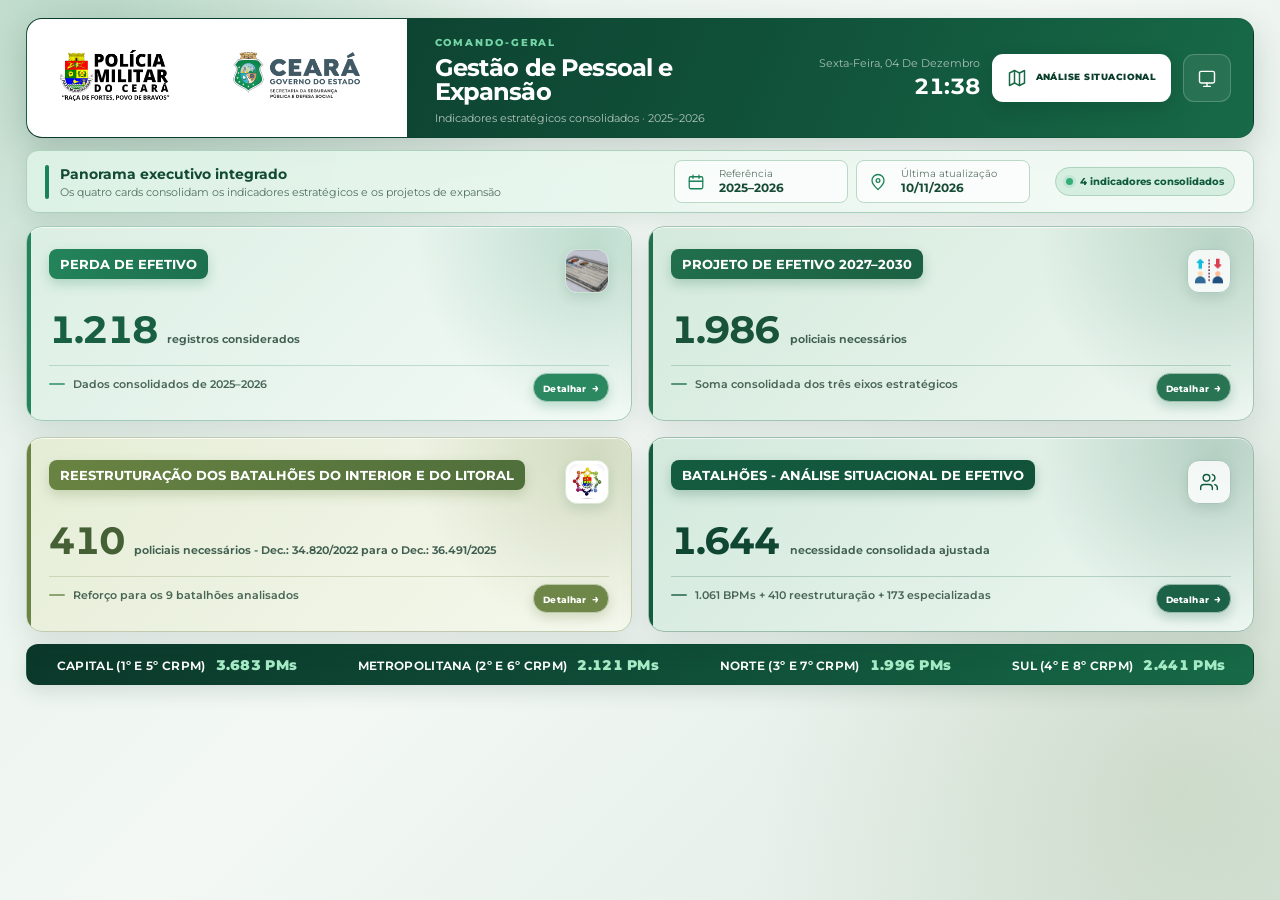
<file: index.html>
<!doctype html>
<html lang="pt-BR">
  <head>
    <meta charset="UTF-8" />
    <meta name="viewport" content="width=device-width, initial-scale=1.0" />
    <meta name="theme-color" content="#0d3c2d" />
    <meta name="description" content="Painel institucional para apresentação da Polícia Militar do Ceará" />
    <title>Painel Institucional | PMCE</title>
    <link rel="preconnect" href="https://fonts.googleapis.com" />
    <link rel="preconnect" href="https://fonts.gstatic.com" crossorigin />
    <link href="https://fonts.googleapis.com/css2?family=Montserrat:wght@400;500;600;700;800;900&amp;display=swap" rel="stylesheet" />
    <link rel="stylesheet" href="presentation.css?v=regional-green-20261028" />
  </head>
  <body>
    <svg class="icon-library" aria-hidden="true">
      <symbol id="icon-alert" viewBox="0 0 24 24"><path d="M12 3 2.8 19a1.4 1.4 0 0 0 1.2 2h16a1.4 1.4 0 0 0 1.2-2L12 3Z"/><path d="M12 9v4.5M12 17h.01"/></symbol>
      <symbol id="icon-users" viewBox="0 0 24 24"><path d="M16 21v-2a4 4 0 0 0-4-4H6a4 4 0 0 0-4 4v2"/><circle cx="9" cy="7" r="4"/><path d="M22 21v-2a4 4 0 0 0-3-3.9M16 3.1a4 4 0 0 1 0 7.8"/></symbol>
      <symbol id="icon-car" viewBox="0 0 24 24"><path d="m5 17-2-1v-4l2-2 2-5h10l2 5 2 2v4l-2 1"/><path d="M5 17h14v2a1 1 0 0 1-1 1h-1a1 1 0 0 1-1-1H8a1 1 0 0 1-1 1H6a1 1 0 0 1-1-1v-2ZM6 10h12M7 14h.01M17 14h.01"/></symbol>
      <symbol id="icon-clock" viewBox="0 0 24 24"><circle cx="12" cy="12" r="9"/><path d="M12 7v5l3 2"/></symbol>
      <symbol id="icon-calendar" viewBox="0 0 24 24"><rect x="3" y="5" width="18" height="16" rx="2"/><path d="M16 3v4M8 3v4M3 11h18"/></symbol>
      <symbol id="icon-location" viewBox="0 0 24 24"><path d="M20 10c0 5-8 12-8 12S4 15 4 10a8 8 0 1 1 16 0Z"/><circle cx="12" cy="10" r="2.5"/></symbol>
      <symbol id="icon-map" viewBox="0 0 24 24"><path d="m3 6 6-3 6 3 6-3v15l-6 3-6-3-6 3V6Z"/><path d="M9 3v15M15 6v15"/></symbol>
      <symbol id="icon-screen" viewBox="0 0 24 24"><rect x="3" y="4" width="18" height="14" rx="2"/><path d="M8 22h8M12 18v4"/></symbol>
      <symbol id="icon-trend" viewBox="0 0 24 24"><path d="m3 17 6-6 4 4 8-9"/><path d="M15 6h6v6"/></symbol>
      <symbol id="icon-award" viewBox="0 0 24 24"><circle cx="12" cy="8" r="5"/><path d="m8.8 12.2-1.4 8.3L12 18l4.6 2.5-1.4-8.3"/></symbol>
    </svg>

    <main class="presentation-board">
      <header class="institutional-header">
        <div class="official-signature">
          <img src="assets/timbrado.png" alt="Polícia Militar do Ceará, Governo do Estado do Ceará e Secretaria da Segurança Pública e Defesa Social" />
        </div>
        <div class="header-title">
          <span>Comando-Geral</span>
          <h1>Gestão de Pessoal e Expansão</h1>
          <p>Indicadores estratégicos consolidados · 2025–2026</p>
        </div>
        <div class="header-status">
          <div class="date-block"><span id="currentDate">—</span><strong id="currentTime">--:--</strong></div>
          <a class="situational-map-button" href="mapa/" target="_blank" rel="noopener" aria-label="Abrir a análise situacional no mapa em uma nova aba">
            <svg aria-hidden="true"><use href="#icon-map"></use></svg><span>ANÁLISE SITUACIONAL</span>
          </a>
          <button class="screen-button" id="fullscreenButton" type="button" title="Exibir em tela cheia">
            <svg><use href="#icon-screen"></use></svg><span>Tela cheia</span>
          </button>
        </div>
      </header>

      <section class="context-strip" aria-label="Contexto da apresentação">
        <div class="context-heading"><i></i><div><strong>Panorama executivo integrado</strong><span>Os quatro cards consolidam os indicadores estratégicos e os projetos de expansão</span></div></div>
        <div class="context-filters">
          <div class="context-item"><svg><use href="#icon-calendar"></use></svg><span>Referência</span><strong>2025–2026</strong></div>
          <div class="context-item"><svg><use href="#icon-location"></use></svg><span>Última atualização</span><strong>10/11/2026</strong></div>
        </div>
        <div class="online-status"><i></i><span>4 indicadores consolidados</span></div>
      </section>

      <section class="metrics" aria-label="Indicadores principais">
        <article class="metric-card metric-card--green metric-card--interactive" data-detail="exits" tabindex="0" role="button" aria-haspopup="dialog" aria-controls="metricDetailModal" aria-label="Detalhar os 1.218 registros consolidados no estudo de perda de efetivo">
          <div class="metric-top"><span>PERDA DE EFETIVO</span><div class="metric-icon metric-icon--exits"><img src="assets/icone-saidas-efetivo.jpeg" alt="Carteira de identidade funcional da Polícia Militar do Ceará"></div></div>
          <div class="metric-main"><strong>1.218</strong><small>registros considerados</small></div>
          <div class="metric-foot"><i></i><span>Dados consolidados de 2025–2026</span></div>
          <span class="metric-detail-hint">Detalhar <b>→</b></span>
        </article>
        <article class="metric-card metric-card--gold metric-card--interactive" data-detail="pog" tabindex="0" role="button" aria-haspopup="dialog" aria-controls="metricDetailModal" aria-label="Detalhar o Projeto de Efetivo 2027 a 2030, total consolidado de 1.986 policiais necessários">
          <div class="metric-top"><span>PROJETO DE EFETIVO 2027–2030</span><div class="metric-icon metric-icon--picture"><img src="assets/icone-deficit-efetivo.png" alt="Ícone do projeto de efetivo"></div></div>
          <div class="metric-main"><strong>1.986</strong><small>policiais necessários</small></div>
          <div class="metric-foot"><i></i><span>Soma consolidada dos três eixos estratégicos</span></div>
          <span class="metric-detail-hint">Detalhar <b>→</b></span>
        </article>
        <article class="metric-card metric-card--olive metric-card--interactive" data-detail="restructuring" tabindex="0" role="button" aria-haspopup="dialog" aria-controls="metricDetailModal" aria-label="Detalhar os 410 policiais necessários à transição do Decreto 34.820 de 2022 para o Decreto 36.491 de 2025">
          <div class="metric-top"><span>Reestruturação dos batalhões do interior e do litoral</span><div class="metric-icon metric-icon--restructuring"><img src="assets/icone-reestruturacao-batalhoes.jpeg" alt="Símbolo da reestruturação dos batalhões do interior e do litoral"></div></div>
          <div class="metric-main"><strong>410</strong><small>policiais necessários - Dec.: 34.820/2022 para o Dec.: 36.491/2025</small></div>
          <div class="metric-foot"><i></i><span>Reforço para os 9 batalhões analisados</span></div>
          <span class="metric-detail-hint">Detalhar <b>→</b></span>
        </article>
        <article class="metric-card metric-card--forest metric-card--interactive" data-detail="battalions" tabindex="0" role="button" aria-haspopup="dialog" aria-controls="metricDetailModal" aria-label="Detalhar a necessidade consolidada ajustada de 1.644 policiais nos 34 batalhões e nas unidades especializadas">
          <div class="metric-top"><span>BATALHÕES - Análise situacional de Efetivo</span><div class="metric-icon"><svg><use href="#icon-users"></use></svg></div></div>
          <div class="metric-main"><strong>1.644</strong><small>necessidade consolidada ajustada</small></div>
          <div class="metric-foot"><i></i><span>1.061 BPMs + 410 reestruturação + 173 especializadas</span></div>
          <span class="metric-detail-hint">Detalhar <b>→</b></span>
        </article>
      </section>
      <section class="dashboard-ticker" id="dashboardTicker" aria-label="Efetivo territorial por região" tabindex="0">
        <div class="dashboard-ticker-track">
          <div class="dashboard-ticker-group">
            <span>CAPITAL (1º E 5º CRPM) <strong>3.683 PMs</strong></span>
            <span>METROPOLITANA (2º E 6º CRPM) <strong>2.121 PMs</strong></span>
            <span>NORTE (3º E 7º CRPM) <strong>1.996 PMs</strong></span>
            <span>SUL (4º E 8º CRPM) <strong>2.441 PMs</strong></span>
          </div>
          <div class="dashboard-ticker-group" aria-hidden="true">
            <span>CAPITAL (1º E 5º CRPM) <strong>3.683 PMs</strong></span>
            <span>METROPOLITANA (2º E 6º CRPM) <strong>2.121 PMs</strong></span>
            <span>NORTE (3º E 7º CRPM) <strong>1.996 PMs</strong></span>
            <span>SUL (4º E 8º CRPM) <strong>2.441 PMs</strong></span>
          </div>
        </div>
      </section>
    </main>
    <div class="metric-modal" id="metricDetailModal" aria-hidden="true">
      <div class="metric-modal-backdrop" data-modal-close></div>
      <section class="metric-dialog" role="dialog" aria-modal="true" aria-labelledby="metricDetailTitle" aria-describedby="metricDetailDescription">
        <header class="metric-dialog-header">
          <div><span id="metricDetailEyebrow">Detalhamento do indicador</span><h2 id="metricDetailTitle">Indicador</h2></div>
          <div class="metric-dialog-actions">
            <button class="metric-dialog-back" id="metricDetailBack" type="button" aria-label="Voltar ao painel"><span aria-hidden="true">←</span> VOLTAR</button>
          </div>
        </header>
        <div class="metric-dialog-body" id="metricDetailContent"></div>
      </section>
    </div>
    <div class="toast" id="toast" role="status" aria-live="polite"></div>
    <script src="presentation.js?v=dados-consolidados-20261110"></script>
  </body>
</html>
</file>
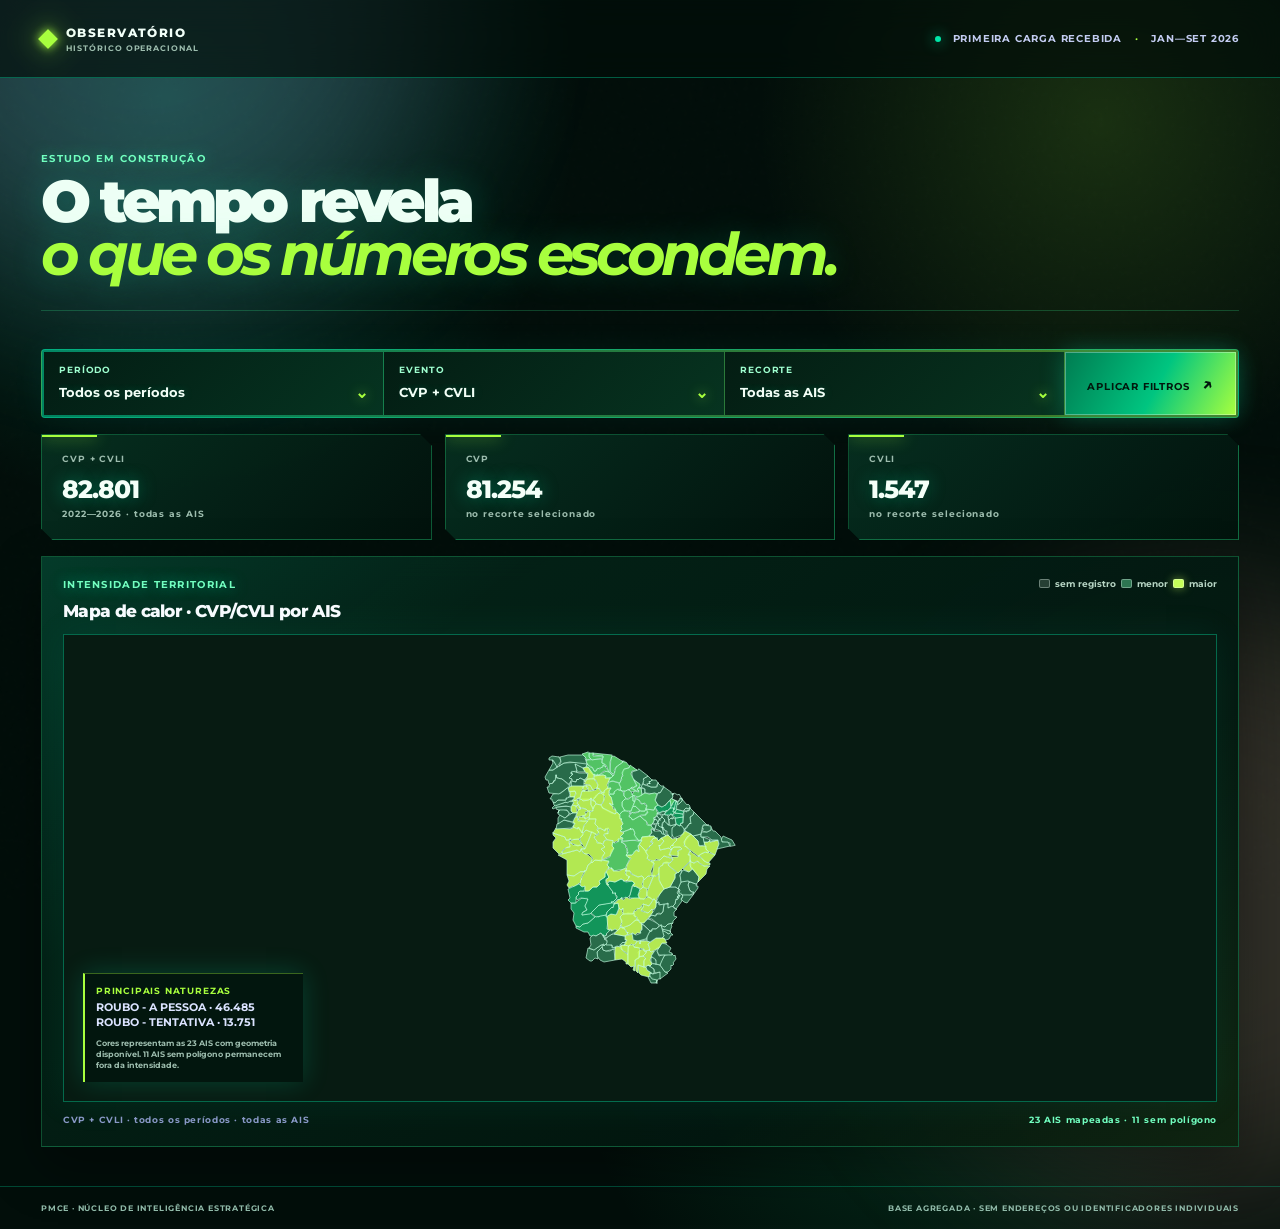
<file: historico/index.html>
<!doctype html>
<html lang="pt-BR">
<head>
  <meta charset="utf-8">
  <meta name="viewport" content="width=device-width,initial-scale=1">
  <meta name="theme-color" content="#080a20">
  <title>Observatório Histórico | PMCE</title>
  <link rel="preconnect" href="https://fonts.googleapis.com">
  <link rel="preconnect" href="https://fonts.gstatic.com" crossorigin>
  <link href="https://fonts.googleapis.com/css2?family=Montserrat:wght@700;800;900&display=swap" rel="stylesheet">
  <link rel="stylesheet" href="../mapa/vendor/leaflet.css">
  <link rel="stylesheet" href="historico.css">
</head>
<body>
  <div class="aurora aurora-a"></div><div class="aurora aurora-b"></div><div class="noise"></div>
  <header>
    <div class="brand"><span class="brand-dot"></span><div><b>OBSERVATÓRIO</b><small>HISTÓRICO OPERACIONAL</small></div></div>
    <div class="header-center"><span class="live-dot"></span> PRIMEIRA CARGA RECEBIDA <em>·</em> JAN—SET 2026</div>
  </header>

  <main>
    <section class="hero">
      <div><p class="eyebrow">ESTUDO EM CONSTRUÇÃO</p><h1>O tempo revela<br><i>o que os números escondem.</i></h1></div>
    </section>

    <section class="control-panel" aria-label="Filtros do estudo">
      <label>PERÍODO <select id="period"><option value="2026-jan-set">Jan — Set 2026</option></select></label>
      <label>EVENTO <select id="event"><option value="cvp_cvli" selected>CVP + CVLI</option><option value="cvp">CVP</option><option value="cvli">CVLI</option><option value="cancelamentos">Cancelamentos</option><option value="ocorrencias">Ocorrências atendidas</option></select></label>
      <label>RECORTE <select id="scope"><option value="ceara">Ceará · visão estadual</option><option value="fortaleza">Fortaleza</option><option value="interior">Interior · municípios</option></select></label>
      <button class="apply" type="button" id="applyFilters">APLICAR FILTROS <span>↗</span></button>
    </section>


    <section class="metrics">
      <article><span id="metricMainLabel">OCORRÊNCIAS ATENDIDAS</span><strong id="metricMain">497.405</strong><small id="metricMainNote">jan—set/2026 · 34 AIS</small></article>
      <article><span id="metricSecondaryLabel">CANCELAMENTOS</span><strong id="metricVariation">23.814</strong><small id="metricSecondaryNote">registros recebidos</small></article>
      <article><span id="metricRateLabel">RELAÇÃO SIMPLES</span><strong id="metricRate">4,8%</strong><small id="metricRateNote">cancelamentos / ocorrências</small></article>
    </section>

    <section class="dashboard-grid">
      <article class="panel heat-panel">
        <div class="panel-head"><div><p class="eyebrow">INTENSIDADE TERRITORIAL</p><h2 id="mapTitle">Mapa de calor · cancelamentos no Ceará</h2></div><div class="legend"><i class="no-data"></i> sem registro <i class="scale"></i> menor <i class="scale strong"></i> maior</div></div>
        <div class="map-stage" id="heatMap" aria-label="Mapa de calor conceitual">
          <div id="cearaHeatMap" aria-label="Mapa dos municípios do Ceará com intensidade de cancelamentos"></div>
          <div class="map-loading" id="mapLoading">CARREGANDO MAPA DO CEARÁ…</div>
          <div class="map-callout"><b id="rankingTitle">MAIOR VOLUME ATENDIDO · AIS</b><span id="aisRanking">Carregando dados…</span><small id="mapNote">Cores do mapa: cancelamentos por município. Municípios sem registro aparecem em tom neutro.</small></div>
        </div>
        <div class="map-footer"><span id="filterFeedback">Aplicando filtros…</span><span id="zoneReadout">sem dados selecionados</span></div>
      </article>



    </section>
  </main>
  <footer><span>PMCE · NÚCLEO DE INTELIGÊNCIA ESTRATÉGICA</span><span>BASE AGREGADA · SEM ENDEREÇOS OU IDENTIFICADORES INDIVIDUAIS</span></footer>
  <script src="../mapa/vendor/leaflet.js"></script>
  <script src="historico.js"></script>
</body>
</html>
</file>
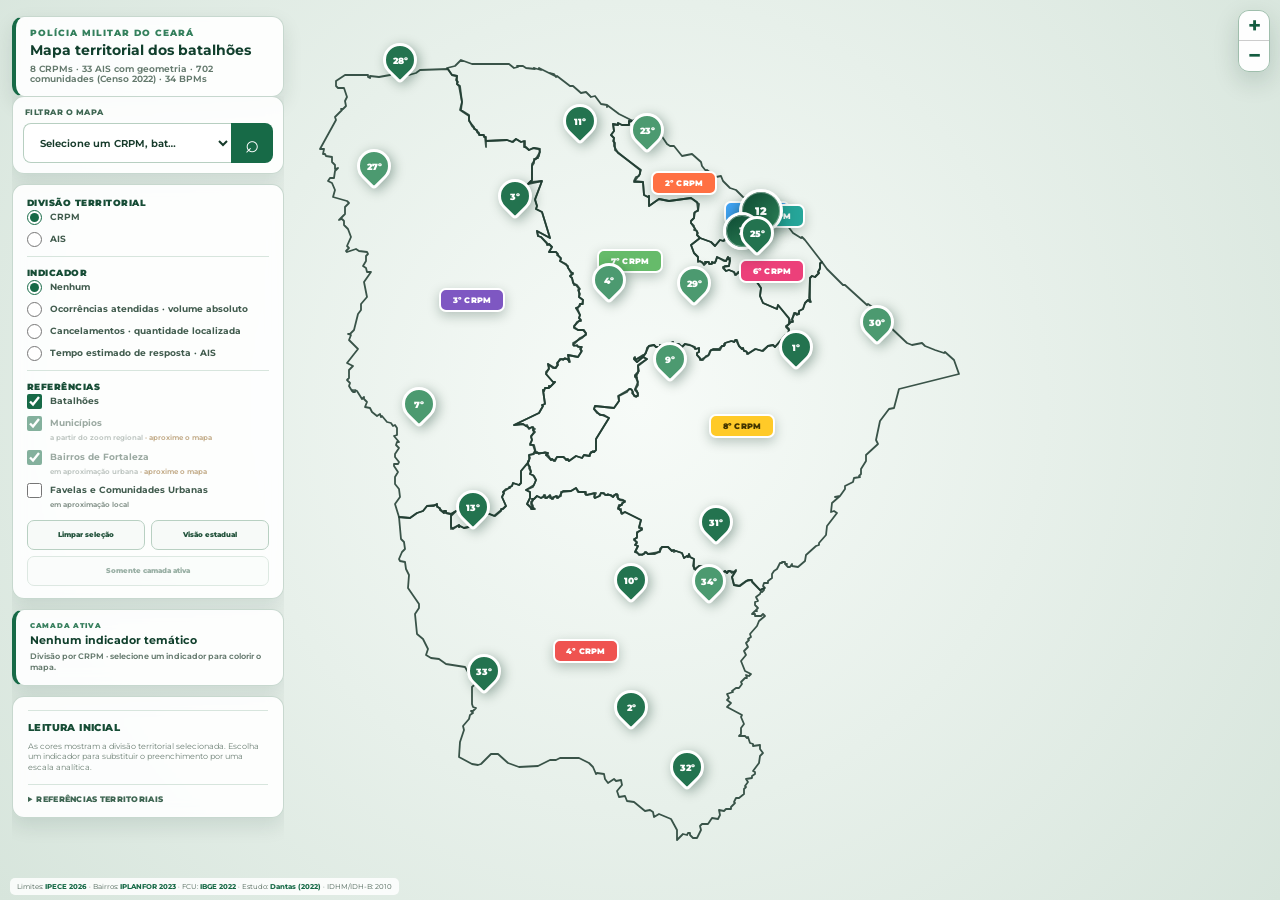
<file: mapa/index.html>
<!doctype html>
<html lang="pt-BR">
  <head>
    <meta charset="UTF-8" />
    <meta name="viewport" content="width=device-width, initial-scale=1.0" />
    <meta name="theme-color" content="#0d3c2d" />
    <meta name="description" content="Mapa territorial dos batalhões da Polícia Militar do Ceará" />
    <title>Mapa dos Batalhões | PMCE</title>
    <link rel="preconnect" href="https://fonts.googleapis.com" />
    <link rel="preconnect" href="https://fonts.gstatic.com" crossorigin />
    <link href="https://fonts.googleapis.com/css2?family=Montserrat:wght@400;500;600;700;800;900&amp;display=swap" rel="stylesheet" />
    <link rel="stylesheet" href="vendor/leaflet.css" />
    <link rel="stylesheet" href="vendor/MarkerCluster.css" />
    <link rel="stylesheet" href="map.css?v=20261013-paineis-discretos" />
  </head>
  <body>
    <main id="map" aria-label="Mapa do Ceará dividido pelos oito CRPMs, municípios, bairros de Fortaleza e Favelas e Comunidades Urbanas, com a localização dos 34 batalhões"></main>

    <section class="map-heading" aria-label="Identificação do mapa">
      <span>Polícia Militar do Ceará</span>
      <strong>Mapa territorial dos batalhões</strong>
      <small>8 CRPMs · 33 AIS com geometria · 702 comunidades (Censo 2022) · 34 BPMs</small>
    </section>

    <div class="map-controls" aria-label="Controles e legendas do mapa">
    <form class="map-search" id="mapSearch" role="search">
      <label for="mapSearchInput">Filtrar o mapa</label>
      <div>
        <select id="mapSearchInput" aria-label="Selecionar CRPM, batalhão, município ou bairro">
          <option value="">Selecione um CRPM, batalhão, município ou bairro</option>
        </select>
        <button type="submit" aria-label="Aplicar filtro">⌕</button>
      </div>
      <p id="mapSearchFeedback" aria-live="polite"></p>
    </form>

    <aside class="map-layers" aria-label="Controles das camadas do mapa">
      <fieldset class="layer-group" aria-label="Divisão territorial">
        <legend>Divisão territorial</legend>
        <label><input type="radio" name="territorialLayer" id="toggleRegions" checked /> CRPM</label>
        <label><input type="radio" name="territorialLayer" id="toggleAis" /> AIS</label>
      </fieldset>
      <fieldset class="layer-group" aria-label="Indicador temático">
        <legend>Indicador</legend>
        <label><input type="radio" name="thematicLayer" id="toggleNoThematic" checked /> Nenhum</label>
        <label><input type="radio" name="thematicLayer" id="toggleTotalOccurrences" /> Ocorrências atendidas · volume absoluto</label>
        <label><input type="radio" name="thematicLayer" id="toggleCancellations" /> Cancelamentos · quantidade localizada</label>
        <label><input type="radio" name="thematicLayer" id="toggleAverageTimes" /> Tempo estimado de resposta · AIS</label>
      </fieldset>
      <fieldset class="layer-group" aria-label="Referências territoriais">
        <legend>Referências</legend>
        <label><input type="checkbox" id="toggleBattalions" checked /> Batalhões</label>
        <label><input type="checkbox" id="toggleMunicipalities" checked /> Municípios <small>a partir do zoom regional</small></label>
        <label><input type="checkbox" id="toggleNeighborhoods" checked /> Bairros de Fortaleza <small>em aproximação urbana</small></label>
        <label><input type="checkbox" id="toggleCommunities" /> Favelas e Comunidades Urbanas <small>em aproximação local</small></label>
      </fieldset>
      <div class="map-actions">
        <button type="button" id="clearMapSelection">Limpar seleção</button>
        <button type="button" id="resetMapView">Visão estadual</button>
        <button type="button" id="focusActiveLayer">Somente camada ativa</button>
      </div>
    </aside>

    <aside class="active-layer-card" id="activeLayerCard" aria-live="polite">
      <span>Camada ativa</span>
      <strong id="activeLayerTitle">Nenhum indicador temático</strong>
      <small id="activeLayerDescription">Divisão por CRPM · selecione um indicador para colorir o mapa.</small>
    </aside>

    <aside class="map-legend" aria-label="Legenda da camada ativa">
      <section class="cancellation-legend" id="cancellationLegend" hidden>
        <strong>Cancelamentos localizados · quartis</strong>
        <div>
          <span><i class="cancel-low"></i> 1 a 4</span>
          <span><i class="cancel-medium"></i> 5 a 21</span>
          <span><i class="cancel-high"></i> 22 a 113</span>
          <span><i class="cancel-critical"></i> 114 ou mais</span>
        </div>
      </section>
      <section class="total-occurrences-legend" id="totalOccurrencesLegend" hidden>
        <strong>Ocorrências atendidas · quartis AIS</strong>
        <div>
          <span><i class="occurrence-low"></i> Até 4.791</span>
          <span><i class="occurrence-medium"></i> 4.792 a 14.245</span>
          <span><i class="occurrence-high"></i> 14.246 a 21.303</span>
          <span><i class="occurrence-critical"></i> 21.304 ou mais</span>
        </div>
        <small>Total estadual: 497.094 ocorrências. A AIS 12 possui 19.246 registros, mas não tem polígono separado na malha atual.</small>
      </section>
      <section class="average-time-legend" id="averageTimeLegend" hidden>
        <strong>Resposta estimada · quartis AIS</strong>
        <div>
          <span><i class="time-fast"></i> Até 1,57 min</span>
          <span><i class="time-balanced"></i> 1,58 a 1,70</span>
          <span><i class="time-elevated"></i> 1,71 a 1,98</span>
          <span><i class="time-high"></i> Acima de 1,98</span>
        </div>
      </section>
      <section class="no-indicator-legend" id="noIndicatorLegend">
        <strong>Leitura inicial</strong>
        <small>As cores mostram a divisão territorial selecionada. Escolha um indicador para substituir o preenchimento por uma escala analítica.</small>
      </section>
      <details class="reference-legends" id="referenceLegendDetails">
        <summary>Referências territoriais</summary>
        <section class="crpm-legend" id="crpmLegend">
          <strong>Cores dos CRPMs</strong>
          <div>
            <span><i style="--legend-color:#42a5f5"></i> 1º CRPM</span>
            <span><i style="--legend-color:#ff7043"></i> 2º CRPM</span>
            <span><i style="--legend-color:#7e57c2"></i> 3º CRPM</span>
            <span><i style="--legend-color:#ef5350"></i> 4º CRPM</span>
            <span><i style="--legend-color:#26a69a"></i> 5º CRPM</span>
            <span><i style="--legend-color:#ec407a"></i> 6º CRPM</span>
            <span><i style="--legend-color:#66bb6a"></i> 7º CRPM</span>
            <span><i style="--legend-color:#ffca28"></i> 8º CRPM</span>
          </div>
        </section>
        <section class="need-legend">
          <strong>Necessidade de efetivo</strong>
          <div>
            <span><i class="need-zero"></i> Sem necessidade</span>
            <span><i class="need-low"></i> 1 a 39</span>
            <span><i class="need-medium"></i> 40 a 79</span>
            <span><i class="need-high"></i> 80 ou mais</span>
          </div>
        </section>
        <section class="communities-legend" id="communitiesLegend" hidden>
          <strong>Favelas e Comunidades Urbanas</strong>
          <div>
            <span><i class="community-fortaleza"></i> Fortaleza · 503</span>
            <span><i class="community-ceara"></i> Demais municípios · 199</span>
          </div>
          <small>702 comunidades em 30 municípios · geometria do Censo 2022.</small>
        </section>
      </details>
    </aside>

    </div>

    <div class="map-loading" id="mapLoading" role="status">
      <span></span>
      <strong>Carregando mapa territorial…</strong>
    </div>

    <div class="map-error" id="mapError" role="alert" hidden>
      <strong>Não foi possível carregar o mapa.</strong>
      <span>Atualize a página ou verifique a conexão com o servidor.</span>
    </div>

    <script src="vendor/leaflet.js"></script>
    <script src="vendor/leaflet.markercluster.js"></script>
    <script src="map.js?v=dados-consolidados-20261110"></script>
  </body>
</html>
</file>
<file: presentation.css>
:root {
  --green-950: #08261d;
  --green-900: #0d3c2d;
  --green-800: #13523b;
  --green-700: #176a47;
  --green-600: #1b8258;
  --green-100: #dff1e8;
  --green-50: #eff8f3;
  --ink: #16231d;
  --muted: #6d7973;
  --line: #dfe6e2;
  --gold: #c1a253;
  --surface: #fff;
  font-family: "Montserrat", "Segoe UI", Arial, sans-serif;
  color: var(--ink);
  font-synthesis: none;
}

*, *::before, *::after {
  box-sizing: border-box;
  font-family: "Montserrat", "Segoe UI", Arial, sans-serif !important;
}
html { min-width: 320px; min-height: 100%; background: #dce9e1; }
body { min-width: 320px; min-height: 100vh; margin: 0; overflow-x: hidden; background: #dce9e1; }
button, input, select, textarea { font: inherit; }
svg { display: block; }
svg text { font-family: "Montserrat", "Segoe UI", Arial, sans-serif !important; }
.icon-library { position: absolute; width: 0; height: 0; overflow: hidden; }

.presentation-board {
  display: grid;
  width: 100%;
  min-height: 100vh;
  grid-template-rows: repeat(4, auto);
  align-content: start;
  gap: clamp(11px, 1.4vh, 18px);
  padding: clamp(15px, 2vh, 24px) clamp(18px, 2vw, 36px) 14px;
  background:
    radial-gradient(circle at 8% 2%, rgba(42, 134, 87, .24), transparent 31%),
    radial-gradient(circle at 92% 88%, rgba(105, 131, 66, .16), transparent 30%),
    linear-gradient(135deg, #e4f0e8, #f3f8f5 48%, #dce9e1);
}

.institutional-header {
  display: grid;
  grid-template-columns: minmax(280px, 380px) minmax(280px, 1fr) minmax(370px, 440px);
  min-height: 92px;
  align-items: center;
  gap: 28px;
  overflow: hidden;
  border: 1px solid rgba(13, 60, 45, .16);
  border-radius: 16px;
  background: linear-gradient(112deg, #0b382a, #105039 58%, #176a47);
  box-shadow: 0 12px 32px rgba(9, 45, 32, .18);
}

.official-signature {
  display: flex;
  height: 100%;
  align-items: center;
  padding: 13px 22px;
  background: #fff;
}
.official-signature img { display: block; width: 100%; height: auto; max-height: 68px; object-fit: contain; }

.header-title { min-width: 0; padding: 12px 0; color: #fff; }
.header-title > span { color: #74d5a6; font-size: clamp(10px, .74vw, 13px); font-weight: 800; letter-spacing: .19em; text-transform: uppercase; }
.header-title h1 { margin: 5px 0 0; font-size: clamp(24px, 1.9vw, 38px); font-weight: 720; letter-spacing: -.035em; line-height: 1; }
.header-title p { margin: 7px 0 0; color: rgba(255,255,255,.68); font-size: clamp(11px, .82vw, 15px); }

.header-status { display: flex; min-width: 0; align-items: center; justify-content: flex-end; gap: 12px; padding-right: 22px; }
.date-block { display: flex; flex-direction: column; align-items: flex-end; color: #fff; }
.date-block span { color: rgba(255,255,255,.62); font-size: 11px; text-transform: capitalize; }
.date-block strong { margin-top: 3px; font-size: 22px; font-variant-numeric: tabular-nums; }
.situational-map-button { display: flex; min-width: 168px; height: 48px; padding: 0 14px; align-items: center; justify-content: center; gap: 9px; border: 1px solid rgba(255,255,255,.3); border-radius: 11px; color: #0b3d2b; text-decoration: none; background: #fff; box-shadow: 0 7px 18px rgba(4,32,22,.16); cursor: pointer; transition: background .2s, box-shadow .2s, transform .2s; }
.situational-map-button:hover { background: #eaf6ef; box-shadow: 0 10px 23px rgba(4,32,22,.23); transform: translateY(-1px); }
.situational-map-button:focus-visible { outline: 3px solid rgba(116,213,166,.65); outline-offset: 2px; }
.situational-map-button svg { width: 20px; height: 20px; flex: 0 0 auto; fill: none; stroke: #176a47; stroke-linecap: round; stroke-linejoin: round; stroke-width: 1.8; }
.situational-map-button span { font-size: 8.5px; font-weight: 850; letter-spacing: .055em; line-height: 1.15; text-align: center; }
.screen-button { display: grid; width: 48px; height: 48px; place-items: center; border: 1px solid rgba(255,255,255,.2); border-radius: 11px; color: #fff; background: rgba(255,255,255,.08); cursor: pointer; transition: background .2s, transform .2s; }
.screen-button:hover { background: rgba(255,255,255,.16); transform: translateY(-1px); }
.screen-button svg { width: 20px; height: 20px; fill: none; stroke: currentColor; stroke-linecap: round; stroke-linejoin: round; stroke-width: 1.7; }
.screen-button span { position: absolute; overflow: hidden; width: 1px; height: 1px; clip: rect(0,0,0,0); }

.context-strip {
  display: grid;
  grid-template-columns: 1fr auto auto;
  min-height: 62px;
  align-items: center;
  gap: 25px;
  padding: 9px 18px;
  border: 1px solid #acd1bc;
  border-radius: 12px;
  background: linear-gradient(105deg, rgba(221,242,229,.97), rgba(244,250,246,.96));
  box-shadow: 0 7px 20px rgba(12, 56, 40, .09);
}
.context-heading { display: flex; align-items: center; gap: 11px; }
.context-heading > i { width: 4px; height: 34px; border-radius: 4px; background: var(--green-600); }
.context-heading div { display: flex; flex-direction: column; }
.context-heading strong { color: #124a34; font-size: 14px; }
.context-heading span { margin-top: 3px; color: #527061; font-size: 10.5px; }
.context-filters { display: flex; align-items: center; gap: 8px; }
.context-item { display: grid; min-width: 174px; grid-template-columns: 24px auto; grid-template-rows: auto auto; column-gap: 8px; padding: 7px 12px; border: 1px solid #b9d8c6; border-radius: 8px; background: rgba(255,255,255,.7); box-shadow: inset 0 0 0 1px rgba(255,255,255,.48); }
.context-item svg { grid-row: 1 / 3; align-self: center; width: 18px; height: 18px; fill: none; stroke: var(--green-600); stroke-linecap: round; stroke-linejoin: round; stroke-width: 1.7; }
.context-item span { color: #5e7569; font-size: 9.5px; }
.context-item strong { margin-top: 2px; color: #174b35; font-size: 11.5px; }
.online-status { display: flex; align-items: center; gap: 7px; padding: 7px 10px; border: 1px solid #acd3bc; border-radius: 20px; color: #0f5b3b; background: #d5eee0; font-size: 10px; font-weight: 750; }
.online-status i { width: 7px; height: 7px; border-radius: 50%; background: #34ae76; box-shadow: 0 0 0 3px rgba(52,174,118,.12); }

.dashboard-ticker {
  display: flex;
  align-items: center;
  width: 100%;
  min-width: 0;
  height: clamp(40px, 4.5vh, 52px);
  overflow: hidden;
  border: 1px solid rgba(13, 60, 45, .24);
  border-radius: 12px;
  background: linear-gradient(112deg, #0b382a, #105039 58%, #176a47);
  box-shadow: 0 7px 20px rgba(12, 56, 40, .12);
}
.dashboard-ticker-track { display: flex; width: max-content; animation: dashboard-ticker-scroll 32s linear infinite; }
.dashboard-ticker-group { display: flex; min-width: calc(100vw - 2 * clamp(18px, 2vw, 36px)); flex: 0 0 auto; align-items: center; justify-content: space-around; gap: 48px; padding: 0 24px; }
.dashboard-ticker-group > span { display: flex; flex: 0 0 auto; align-items: baseline; gap: 10px; color: #fff; font-size: clamp(12px, .95vw, 16px); font-weight: 650; letter-spacing: .025em; white-space: nowrap; }
.dashboard-ticker-group strong { color: #a5ebc6; font-size: 1.15em; font-weight: 850; font-variant-numeric: tabular-nums; }
.dashboard-ticker:hover .dashboard-ticker-track, .dashboard-ticker:focus .dashboard-ticker-track { animation-play-state: paused; }
.dashboard-ticker:focus-visible { outline: 3px solid #23845b; outline-offset: 3px; }
@keyframes dashboard-ticker-scroll { to { transform: translateX(-50%); } }
@media (prefers-reduced-motion: reduce) {
  .dashboard-ticker-track { animation-duration: 64s; }
}
@media print {
  .dashboard-ticker { height: auto; min-height: 40px; overflow: visible; }
  .dashboard-ticker-track { width: 100%; animation: none; }
  .dashboard-ticker-group { min-width: 0; width: 100%; flex-wrap: wrap; gap: 12px 24px; padding: 12px; }
  .dashboard-ticker-group[aria-hidden="true"] { display: none; }
}

.metrics { display: grid; width: 100%; grid-template-columns: repeat(2, minmax(0, 1fr)); gap: clamp(14px, 1.25vw, 24px); }
.metric-card { position: relative; min-width: 0; min-height: 195px; overflow: hidden; padding: clamp(22px, 1.65vw, 32px); border: 1px solid color-mix(in srgb, var(--accent), #fff 58%); border-radius: 16px; color: var(--ink); text-align: left; background: radial-gradient(circle at 94% 8%, color-mix(in srgb, var(--accent), transparent 77%), transparent 30%), linear-gradient(135deg, var(--card-start), var(--card-end)); box-shadow: 0 11px 30px rgba(10, 50, 35, .11), inset 0 1px rgba(255,255,255,.7); }
.metrics > .metric-card { grid-column: auto; }
.metric-card::before { position: absolute; inset: 0 auto 0 0; width: 4px; background: var(--accent); content: ""; }
.metric-card::after { position: absolute; right: 0; bottom: 0; left: 0; height: 3px; background: var(--accent); content: ""; opacity: 0; transform: scaleX(.35); transition: opacity .2s, transform .2s; }
.metric-card--green { --accent: #23845b; --soft: #d6eddf; --card-start: #dcefe4; --card-end: #f3faf6; }
.metric-card--blue { --accent: #2c7854; --soft: #d8ecdf; --card-start: #dcefe4; --card-end: #f2f9f5; }
.metric-card--gold { --accent: #216f4c; --soft: #cee7d8; --card-start: #d4eadc; --card-end: #eef7f1; }
.metric-card--teal { --accent: #2f855a; --soft: #d4eadc; --card-start: #daede1; --card-end: #f1f8f4; }
.metric-card--olive { --accent: #698342; --soft: #e0ebcf; --card-start: #e5edd6; --card-end: #f5f8ed; }
.metric-card--forest { --accent: #145c40; --soft: #cce5d6; --card-start: #d3e9dc; --card-end: #edf7f1; }
.metric-card--interactive { cursor: pointer; transition: border-color .2s, box-shadow .2s, transform .2s; }
.metric-card--interactive:hover { border-color: color-mix(in srgb, var(--accent), #fff 30%); box-shadow: 0 17px 36px rgba(10, 50, 35, .17); transform: translateY(-3px); }
.metric-card--interactive:hover::after, .metric-card--interactive:focus-visible::after { opacity: 1; transform: scaleX(1); }
.metric-card--interactive:focus-visible { outline: 3px solid color-mix(in srgb, var(--accent), transparent 68%); outline-offset: 3px; }
.metric-top { display: flex; align-items: flex-start; justify-content: space-between; gap: 15px; color: #fff; font-family: inherit; font-size: clamp(13px, .86vw, 15px); font-weight: 720; letter-spacing: normal; }
.metric-top > span { max-width: calc(100% - 58px); padding: 7px 11px; border-radius: 8px; line-height: 1.25; text-transform: uppercase; background: linear-gradient(110deg, var(--accent), color-mix(in srgb, var(--accent), #0a3928 28%)); box-shadow: 0 5px 12px color-mix(in srgb, var(--accent), transparent 75%); }
.metric-icon { display: grid; width: 44px; height: 44px; flex: 0 0 auto; place-items: center; border: 1px solid color-mix(in srgb, var(--accent), #fff 64%); border-radius: 12px; color: var(--accent); background: rgba(255,255,255,.82); box-shadow: 0 5px 12px rgba(17, 70, 46, .12); }
.metric-icon svg { width: 20px; height: 20px; fill: none; stroke: currentColor; stroke-linecap: round; stroke-linejoin: round; stroke-width: 1.7; }
.metric-icon--emblem { width: 44px; height: 44px; overflow: hidden; border: 1px solid #fff; border-radius: 50%; background: #fff; box-shadow: 0 3px 9px rgba(17, 61, 83, .16); }
.metric-icon--emblem img { display: block; width: 100%; height: 100%; object-fit: cover; }
.metric-icon--picture { overflow: hidden; }
.metric-icon--picture img { display: block; width: 28px; height: 28px; object-fit: contain; }
.metric-icon--restructuring { overflow: hidden; border: 1px solid #dce8d5; background: #fff; }
.metric-icon--restructuring img { display: block; width: 36px; height: 36px; border-radius: 8px; object-fit: contain; }
.metric-icon--copac { overflow: hidden; border: 1px solid #cde3d5; background: #fff; }
.metric-icon--copac img { display: block; width: 100%; height: 100%; object-fit: cover; object-position: center; }
.metric-icon--exits { overflow: hidden; border: 1px solid #cde3d5; background: #fff; }
.metric-icon--exits img { display: block; width: 100%; height: 100%; object-fit: cover; object-position: center; }
.metric-main { display: flex; align-items: baseline; gap: 10px; margin-top: 18px; }
.metric-main strong { flex: 0 0 auto; color: color-mix(in srgb, var(--accent), #08261d 38%); font-size: clamp(38px, 2.75vw, 54px); font-variant-numeric: tabular-nums; letter-spacing: -.05em; line-height: 1; white-space: nowrap; }
.metric-main small { color: #405f50; font-size: 11px; font-weight: 650; }
.metric-axis-totals { display: grid; grid-template-columns: repeat(3, minmax(0, 1fr)); gap: 8px; margin-top: 17px; }
.metric-axis-totals > div { display: flex; min-width: 0; min-height: 74px; padding: 9px 8px; align-items: center; justify-content: center; flex-direction: column; border: 1px solid color-mix(in srgb, var(--accent), #fff 54%); border-radius: 10px; text-align: center; background: rgba(255,255,255,.66); box-shadow: inset 0 1px rgba(255,255,255,.72); }
.metric-axis-totals span { min-height: 19px; color: #365c49; font-size: 7.4px; font-weight: 820; line-height: 1.25; text-transform: uppercase; }
.metric-axis-totals strong { margin-top: 3px; color: color-mix(in srgb, var(--accent), #08261d 34%); font-size: 27px; letter-spacing: -.035em; line-height: 1; }
.metric-axis-totals small { margin-top: 3px; color: #61776b; font-size: 7.8px; font-weight: 650; }
.metric-foot { display: flex; align-items: center; gap: 8px; margin-top: 16px; padding-top: 12px; border-top: 1px solid color-mix(in srgb, var(--accent), transparent 77%); color: #486555; font-size: 10.5px; font-weight: 600; }
.metric-foot i { width: 16px; height: 2px; border-radius: 2px; background: var(--accent); opacity: .7; }
.metric-card--interactive .metric-foot { padding-right: 66px; }
.metric-detail-hint { position: absolute; right: 22px; bottom: 18px; padding: 6px 9px; border: 1px solid color-mix(in srgb, var(--accent), #fff 54%); border-radius: 14px; color: #fff; background: var(--accent); box-shadow: 0 5px 11px color-mix(in srgb, var(--accent), transparent 76%); font-size: 9px; font-weight: 780; letter-spacing: .02em; opacity: .96; }
.metric-detail-hint b { margin-left: 2px; font-size: 12px; }

.visual-grid { display: grid; min-height: 0; grid-template-columns: minmax(0, 1.9fr) minmax(300px, .8fr); gap: clamp(10px, 1.1vw, 18px); }
.panel { min-width: 0; min-height: 0; overflow: hidden; border: 1px solid var(--line); border-radius: 14px; background: #fff; box-shadow: 0 7px 24px rgba(10, 50, 35, .055); }
.panel-header { display: flex; min-height: 68px; align-items: center; justify-content: space-between; gap: 12px; padding: 12px 16px; border-bottom: 1px solid #ebefed; }
.panel-header > div { display: flex; align-items: center; gap: 11px; }
.section-number { display: grid; width: 33px; height: 33px; place-items: center; border-radius: 8px; color: var(--green-700); background: var(--green-50); font-size: 10px; font-weight: 800; }
.panel-header h2 { margin: 0; font-size: clamp(13px, .92vw, 17px); }
.panel-header p { margin: 4px 0 0; color: #79867f; font-size: clamp(9px, .62vw, 11px); }
.panel-chip { display: flex; align-items: center; gap: 5px; padding: 6px 9px; border-radius: 6px; color: var(--green-700); background: var(--green-50); font-size: 9.5px; font-weight: 680; }
.panel-chip svg { width: 12px; height: 12px; fill: none; stroke: currentColor; stroke-linecap: round; stroke-linejoin: round; stroke-width: 1.8; }

.dynamic-chart { display: flex; height: calc(100% - 68px); min-height: 270px; flex-direction: column; padding: 18px 22px 15px; }
.chart-key { display: flex; min-height: 22px; align-items: center; justify-content: flex-end; gap: 15px; color: #59675f; font-size: 9.5px; }
.chart-key span { display: flex; align-items: center; gap: 5px; }
.chart-key i { width: 9px; height: 9px; border-radius: 2px; }
.bar-stage { position: relative; display: grid; min-height: 0; flex: 1; grid-template-columns: repeat(var(--count), minmax(0, 1fr)); align-items: stretch; gap: clamp(6px, 1vw, 18px); margin-top: 7px; padding: 18px 4px 24px; border-bottom: 1px solid #dfe6e2; background: repeating-linear-gradient(to bottom, #fff 0, #fff calc(25% - 1px), #e9eeeb 25%); }
.bar-group { position: relative; display: flex; min-width: 0; flex-direction: column; justify-content: flex-end; }
.bar-cluster { display: flex; height: 100%; min-height: 0; align-items: flex-end; justify-content: center; gap: clamp(3px, .35vw, 7px); }
.data-bar { position: relative; width: min(30px, 38%); min-height: 3px; border-radius: 5px 5px 1px 1px; background: var(--bar-color, var(--green-600)); box-shadow: 0 3px 10px color-mix(in srgb, var(--bar-color, var(--green-600)), transparent 78%); transition: height .35s ease; }
.data-bar span { position: absolute; right: 50%; bottom: calc(100% + 5px); transform: translateX(50%); color: #3f4e46; font-size: clamp(9px, .6vw, 11px); font-weight: 780; font-variant-numeric: tabular-nums; }
.bar-label { position: absolute; top: calc(100% + 8px); right: 50%; max-width: 100%; transform: translateX(50%); overflow: hidden; color: #6f7c75; font-size: clamp(9px, .56vw, 10px); font-weight: 650; text-align: center; text-overflow: ellipsis; white-space: nowrap; }
.chart-source-note { margin-top: 10px; color: #78857e; font-size: 9.5px; line-height: 1.4; }


.line-chart { display: grid; height: calc(100% - 68px); min-height: 270px; grid-template-columns: 36px 1fr; padding: clamp(20px, 2.5vh, 34px) 23px 35px 15px; }
.axis-y { display: flex; height: 100%; flex-direction: column; justify-content: space-between; color: #87928c; font-size: 9.5px; }
.plot-area { position: relative; min-height: 0; }
.plot-area > i { position: absolute; right: 0; left: 0; height: 1px; background: #e9eeeb; }
.plot-area > i:nth-child(1) { top: 0; }.plot-area > i:nth-child(2) { top: 25%; }.plot-area > i:nth-child(3) { top: 50%; }.plot-area > i:nth-child(4) { top: 75%; }.plot-area > i:nth-child(5) { bottom: 0; }
.plot-area > svg { position: absolute; inset: 0; width: 100%; height: 100%; opacity: .75; }
.plot-area .area { fill: url(#lineFill); }
.plot-area .line { fill: none; stroke: var(--green-600); stroke-linecap: round; stroke-width: 2.3; stroke-dasharray: 5 5; }
.axis-x { position: absolute; top: calc(100% + 13px); right: 0; left: 0; display: flex; justify-content: space-between; color: #7f8b85; font-size: 9.5px; }
.chart-message { position: absolute; top: 49%; left: 51%; display: flex; min-width: 225px; transform: translate(-50%,-50%); flex-direction: column; align-items: center; padding: 13px 16px; border: 1px solid #dfe6e2; border-radius: 9px; text-align: center; background: rgba(255,255,255,.93); box-shadow: 0 10px 24px rgba(13,60,45,.09); }
.chart-message strong { font-size: 12px; }.chart-message span { margin-top: 4px; color: #7d8983; font-size: 9.5px; }

.ceara-map { position: relative; display: flex; height: calc(100% - 68px); min-height: 270px; flex-direction: column; align-items: center; justify-content: center; padding: 18px; background: radial-gradient(circle, rgba(220,240,229,.8), transparent 53%), linear-gradient(rgba(229,236,232,.52) 1px, transparent 1px), linear-gradient(90deg,rgba(229,236,232,.52) 1px,transparent 1px); background-size: auto, 22px 22px, 22px 22px; }
.ceara-map > svg { width: min(88%, 310px); max-height: 67%; overflow: visible; }
.ceara-map path { fill: #e2f0e8; stroke: #7eaa95; stroke-linecap: round; stroke-linejoin: round; stroke-width: 2; }
.ceara-map circle { fill: var(--green-600); stroke: #fff; stroke-width: 3; filter: drop-shadow(0 2px 3px rgba(10,55,38,.25)); }
.map-label { position: absolute; top: 20px; right: 17px; display: flex; flex-direction: column; align-items: flex-end; }
.map-label strong { color: var(--green-800); font-size: 14px; letter-spacing: .12em; }.map-label span { margin-top: 3px; color: #79867f; font-size: 9.5px; }
.map-note { margin-top: 8px; color: #6f7c75; font-size: 9.5px; text-align: center; }

.donut-wrap { display: flex; height: calc(100% - 68px); min-height: 270px; flex-direction: column; align-items: center; justify-content: center; padding: 16px 20px; }
.donut { display: grid; width: clamp(115px, 9vw, 168px); height: clamp(115px, 9vw, 168px); place-items: center; border-radius: 50%; background: conic-gradient(var(--green-600) 0 58%, var(--gold) 58% 79%, #dfe5e2 79% 100%); }
.donut::before { grid-area: 1/1; width: 66%; height: 66%; border-radius: 50%; background: #fff; content: ""; }
.donut > div { z-index: 1; grid-area: 1/1; display: flex; flex-direction: column; align-items: center; }
.donut strong { font-size: clamp(27px, 2vw, 39px); }.donut span { margin-top: 2px; color: #7b8781; font-size: 10px; }
.legend { display: grid; width: 100%; gap: 10px; margin: 22px 0 0; padding: 0; list-style: none; }
.legend li { display: grid; grid-template-columns: 9px 1fr auto; align-items: center; gap: 8px; color: #5d6b63; font-size: 10.5px; }
.legend li > i { width: 8px; height: 8px; border-radius: 2px; }.legend .green { background: var(--green-600); }.legend .gold { background: var(--gold); }.legend .gray { background: #dfe5e2; }.legend strong { color: #435047; }
.legend li > i.legend-swatch { background: var(--swatch); }

.origins-panel { min-height: 520px; }
.origins-content { display: grid; gap: 16px; padding: 18px 20px 16px; }
.origin-kpis { display: grid; grid-template-columns: repeat(3, minmax(0, 1fr)); gap: 12px; }
.origin-kpis > div { display: grid; grid-template-columns: 1fr auto; grid-template-rows: auto auto; align-items: end; gap: 4px 12px; padding: 13px 15px; border: 1px solid #e1e7e4; border-radius: 10px; background: linear-gradient(135deg, #f8fbf9, #fff); }
.origin-kpis span { color: #5c6a62; font-size: 10.5px; font-weight: 720; text-transform: uppercase; letter-spacing: .04em; }
.origin-kpis strong { grid-row: 1 / 3; grid-column: 2; color: var(--green-800); font-size: 27px; line-height: 1; letter-spacing: -.04em; }
.origin-kpis small { color: #78857e; font-size: 9.5px; }
.origin-columns { display: grid; grid-template-columns: 1.08fr .92fr; gap: 14px; }
.origin-chart-block { min-width: 0; padding: 14px 16px; border: 1px solid #e1e7e4; border-radius: 11px; background: #fbfcfb; }
.origin-block-heading { display: flex; align-items: center; justify-content: space-between; gap: 12px; margin-bottom: 12px; }
.origin-block-heading > div { display: flex; min-width: 0; flex-direction: column; }
.origin-block-heading strong { font-size: 13px; }
.origin-block-heading span { margin-top: 3px; overflow: hidden; color: #78857e; font-size: 9.5px; text-overflow: ellipsis; white-space: nowrap; }
.origin-block-heading > small { padding: 4px 7px; border-radius: 12px; color: var(--green-700); background: var(--green-50); font-size: 8.5px; font-weight: 750; text-transform: uppercase; }
.horizontal-bars { display: grid; gap: 8px; }
.horizontal-bar-row { display: grid; min-width: 0; grid-template-columns: 22px minmax(140px, 190px) minmax(80px, 1fr) 74px; align-items: center; gap: 8px; }
.horizontal-rank { color: #89948f; font-size: 8.5px; font-weight: 800; font-variant-numeric: tabular-nums; }
.horizontal-bar-row > strong { overflow: hidden; color: #45534c; font-size: 9.5px; text-overflow: ellipsis; white-space: nowrap; }
.horizontal-unit-label { display: block; min-width: 0; }
.horizontal-unit-label strong { display: block; max-width: 100%; color: #28533f; font-size: 9.5px; line-height: 1.25; }
.horizontal-track { height: 9px; overflow: hidden; border-radius: 9px; background: #eaf0ed; }
.horizontal-track i { display: block; height: 100%; border-radius: inherit; background: var(--origin-color, var(--green-600)); box-shadow: 0 2px 6px color-mix(in srgb, var(--origin-color, var(--green-600)), transparent 76%); }
.horizontal-value { color: #2d3d35; font-size: 9.5px; font-weight: 800; text-align: right; font-variant-numeric: tabular-nums; }
.horizontal-value small { margin-left: 4px; color: #7f8b85; font-size: 8.5px; font-weight: 500; }
.origin-methodology { margin: 0; padding: 10px 12px; border: 1px solid #eee4c9; border-radius: 8px; color: #705e34; background: #fbf8ef; font-size: 9.5px; line-height: 1.45; }

body.modal-open { overflow: hidden; }
.metric-modal { position: fixed; z-index: 100; inset: 0; display: grid; place-items: center; padding: 14px; opacity: 0; visibility: hidden; transition: opacity .2s, visibility .2s; }
.metric-modal.is-open { opacity: 1; visibility: visible; }
.metric-modal-backdrop { position: absolute; inset: 0; background: rgba(5, 25, 18, .72); backdrop-filter: blur(5px); }
.metric-dialog { position: relative; display: flex; width: min(1500px, calc(100vw - 28px)); height: min(970px, calc(100vh - 28px)); max-height: none; overflow: hidden; flex-direction: column; border: 1px solid rgba(255,255,255,.5); border-radius: 18px; background: #f6f9f7; box-shadow: 0 28px 80px rgba(3, 24, 16, .34); transform: translateY(18px) scale(.985); transition: transform .22s; }
.metric-modal.is-open .metric-dialog { transform: translateY(0) scale(1); }
.metric-dialog-header { display: flex; min-height: 94px; align-items: center; justify-content: space-between; gap: 22px; padding: 19px 24px; color: #fff; background: linear-gradient(115deg, var(--green-900), #14563e); }
.metric-dialog-header > div { min-width: 0; }
.metric-dialog-header span { color: #7ad9ac; font-size: 10.5px; font-weight: 800; letter-spacing: .14em; text-transform: uppercase; }
.metric-dialog-header h2 { margin: 6px 0 0; font-size: clamp(23px, 2.15vw, 34px); line-height: 1.1; }
.metric-dialog-actions { display: flex; flex: 0 0 auto; align-items: center; gap: 9px; }
.metric-dialog-back { display: flex; height: 42px; align-items: center; gap: 7px; padding: 0 14px; border: 1px solid rgba(255,255,255,.25); border-radius: 11px; color: #fff; background: rgba(255,255,255,.10); font-size: 10px; font-weight: 850; letter-spacing: .05em; cursor: pointer; }
.metric-dialog-back span { color: inherit; font-size: 19px; line-height: 1; }
.metric-dialog-back:hover { background: rgba(255,255,255,.18); }
.metric-dialog-back:focus-visible { outline: 3px solid rgba(122,217,172,.5); outline-offset: 2px; }
.metric-dialog-body { min-height: 0; overflow: auto; padding: 24px 28px 28px; }
.detail-hero-grid { display: grid; grid-template-columns: minmax(210px, .72fr) minmax(0, 1.7fr); gap: 15px; }
.detail-total-card { position: relative; overflow: hidden; padding: 18px 19px; border: 1px solid #dce6e1; border-radius: 13px; background: #fff; box-shadow: 0 8px 20px rgba(10,50,35,.055); }
.detail-total-card::before { position: absolute; inset: 0 auto 0 0; width: 5px; background: var(--detail-accent, var(--green-600)); content: ""; }
.detail-total-card span { color: #69766f; font-size: 10.5px; font-weight: 750; letter-spacing: .05em; text-transform: uppercase; }
.detail-total-card div { display: flex; align-items: baseline; gap: 9px; margin-top: 9px; }
.detail-total-card strong { color: var(--green-900); font-size: 50px; line-height: 1; letter-spacing: -.05em; }
.detail-total-card small { color: #6f7c75; font-size: 11.5px; }
.detail-total-card p { margin: 12px 0 0; color: #59675f; font-size: 11.5px; line-height: 1.5; }
.detail-stat-grid { display: grid; grid-template-columns: repeat(3, minmax(0, 1fr)); gap: 10px; }
.regional-need-summary { display: grid; grid-template-columns: repeat(4, minmax(0, 1fr)); gap: 14px; }
.regional-need-card { display: flex; min-width: 0; min-height: 145px; align-items: center; justify-content: center; flex-direction: column; border-color: #176a47; color: #fff; text-align: center; background: linear-gradient(125deg, #0d3c2d, #176a47); box-shadow: 0 8px 20px rgba(10,50,35,.15); }
.regional-need-card h3 { margin: 0; color: #fff; font-size: 13px; font-weight: 800; line-height: 1.5; }
.regional-need-card h3 span { display: block; color: #d4eddf; font-size: 10px; }
.regional-need-card div { justify-content: center; }
.regional-need-card strong { color: #fff; font-size: 42px; }
.regional-need-card small { color: #d4eddf; }
.regional-need-card p { margin-top: 10px; color: #d4eddf; font-size: 10px; }
@media (max-width: 900px) { .regional-need-summary { grid-template-columns: repeat(2, minmax(0, 1fr)); } }
@media (max-width: 560px) { .regional-need-summary { grid-template-columns: 1fr; } }
#metricDetailContent[data-detail="exits"] .detail-stat-grid { grid-template-columns: repeat(4, minmax(0, 1fr)); }
#metricDetailContent[data-detail="pog"] .detail-stat-grid { grid-template-columns: repeat(2, minmax(0, 1fr)); }
.detail-stat { display: flex; min-height: 94px; padding: 14px 15px; align-items: center; justify-content: center; flex-direction: column; border: 1px solid #dfe7e3; border-radius: 11px; text-align: center; background: #fff; }
.detail-stat span { display: block; color: #74817a; font-size: 9.5px; font-weight: 720; text-transform: uppercase; letter-spacing: .045em; }
.detail-stat strong { display: block; margin-top: 5px; color: #26372f; font-size: 23px; }
.detail-stat small { display: block; margin-top: 4px; color: #7b8781; font-size: 9.5px; line-height: 1.35; }
.detail-section { margin-top: 16px; padding: 17px 18px; border: 1px solid #dfe7e3; border-radius: 12px; background: #fff; }
.detail-section-heading { display: flex; align-items: flex-end; justify-content: space-between; gap: 14px; margin-bottom: 13px; }
.detail-section-heading h3 { margin: 0; font-size: 15px; }
.detail-section-heading p { margin: 4px 0 0; color: #79867f; font-size: 9.5px; }
.detail-section-heading > span { color: var(--green-700); font-size: 9.5px; font-weight: 750; text-transform: uppercase; }
.project-study-selector-section { border: 1px solid #8fbea5; background: linear-gradient(145deg, #eaf6ef, #fff 48%); }
.project-study-selector { display: grid; grid-template-columns: repeat(2, minmax(0, 1fr)); gap: 11px; }
.project-study-card { position: relative; display: grid; min-width: 0; min-height: 178px; padding: 14px; grid-template-columns: 48px minmax(0, 1fr); grid-template-rows: auto 1fr auto; align-items: start; gap: 10px 11px; overflow: hidden; border: 1px solid #bdd8c9; border-radius: 12px; color: #315846; text-align: left; background: #fff; box-shadow: 0 5px 14px rgba(20, 92, 64, .07); cursor: pointer; transition: border-color .18s ease, box-shadow .18s ease, transform .18s ease; }
.project-study-card::after { position: absolute; inset: auto 0 0; height: 4px; background: #2f855a; content: ''; opacity: 0; transform: scaleX(.35); transition: .18s ease; }
.project-study-card:hover { border-color: #5b9f7b; box-shadow: 0 9px 20px rgba(20, 92, 64, .12); transform: translateY(-2px); }
.project-study-card.is-active { border-color: #176a47; background: linear-gradient(145deg, #e0f1e7, #fff 70%); box-shadow: 0 10px 22px rgba(20, 92, 64, .14); }
.project-study-card.is-active::after { opacity: 1; transform: scaleX(1); }
.project-study-card:focus-visible { outline: 3px solid rgba(35, 132, 91, .25); outline-offset: 2px; }
.project-study-card-icon { display: grid; width: 48px; height: 48px; place-items: center; overflow: hidden; border: 1px solid #c7dfd2; border-radius: 10px; background: #edf7f1; }
.project-study-card-icon img { width: 100%; height: 100%; object-fit: contain; }
.project-study-card[data-project-study="copac"] .project-study-card-icon img { object-fit: cover; }
.project-study-card-copy { min-width: 0; }
.project-study-card-copy > small { display: block; color: #2f855a; font-size: 7.6px; font-weight: 850; letter-spacing: .065em; text-transform: uppercase; }
.project-study-card-copy > strong { display: block; margin-top: 5px; color: #154b34; font-size: 11.5px; line-height: 1.25; }
.project-study-card-copy > em { display: block; margin-top: 6px; color: #708078; font-size: 8.2px; font-style: normal; line-height: 1.3; }
.project-study-card-total { display: flex; grid-column: 1 / -1; align-items: baseline; gap: 7px; color: #145c40; }
.project-study-card-total b { font-size: 29px; line-height: 1; }
.project-study-card-total small { color: #6d7f75; font-size: 9px; }
.project-study-card-total--scenarios { display: grid; grid-template-columns: 1fr; align-items: stretch; gap: 7px; }
.project-study-card-total--scenarios > span { display: flex; min-width: 0; padding: 8px 10px; align-items: center; gap: 8px; border: 1px solid #b9d8c6; border-radius: 8px; background: #edf7f1; }
.project-study-card-total--scenarios > span b { flex: 0 0 auto; font-size: 23px; }
.project-study-card-total--scenarios > span small { color: #315e48; font-size: 8px; font-weight: 800; line-height: 1.2; text-transform: uppercase; }
.project-study-card-action { display: flex; grid-column: 1 / -1; align-items: center; justify-content: flex-end; gap: 4px; color: #24734f; font-size: 8.5px; font-weight: 800; }
.project-study-card-action b { font-size: 12px; }
.project-study-panel[hidden] { display: none !important; }
.project-study-panel { display: grid; gap: 14px; margin-top: 14px; }
.project-study-summary { display: grid; padding: 17px; grid-template-columns: minmax(0, 1fr) auto; align-items: center; gap: 14px; border: 1px solid #a8ceb9; border-radius: 13px; color: #fff; background: linear-gradient(110deg, #0e4e36, #277c56); box-shadow: 0 9px 22px rgba(20, 92, 64, .13); }
.project-study-summary-heading > span { color: #bfe8d1; font-size: 8px; font-weight: 850; letter-spacing: .08em; text-transform: uppercase; }
.project-study-summary-heading h3 { margin: 5px 0 0; font-size: 17px; line-height: 1.2; }
.project-study-summary-heading p { max-width: 720px; margin: 6px 0 0; color: #d8eee2; font-size: 9.5px; line-height: 1.4; }
.project-study-summary-total { display: flex; min-width: 112px; align-items: flex-end; justify-content: center; flex-direction: column; }
.project-study-summary-total strong { font-size: 38px; line-height: 1; }
.project-study-summary-total span { margin-top: 4px; color: #cde8d8; font-size: 9px; }
.project-study-stat-grid { display: grid; grid-column: 1 / -1; grid-template-columns: repeat(auto-fit, minmax(150px, 1fr)); gap: 8px; }
.project-study-stat { display: flex; min-height: 76px; padding: 10px; justify-content: center; flex-direction: column; border: 1px solid rgba(255,255,255,.2); border-radius: 8px; background: rgba(255,255,255,.09); }
.project-study-stat span { color: #cce9d8; font-size: 7.7px; font-weight: 800; letter-spacing: .035em; text-transform: uppercase; }
.project-study-stat strong { margin-top: 5px; color: #fff; font-size: 18px; line-height: 1; }
.project-study-stat small { margin-top: 5px; color: #deefe5; font-size: 7.8px; line-height: 1.3; }
.project-pending-section { border-color: #a8ceb9; background: linear-gradient(145deg, #eef8f2, #fff); }
.project-pending-message { display: flex; min-height: 112px; align-items: center; justify-content: center; flex-direction: column; gap: 8px; border: 1px dashed #8dbca2; border-radius: 11px; color: #2a6247; text-align: center; background: rgba(231,245,237,.72); }
.project-pending-message strong { font-size: 19px; }
.project-pending-message span { max-width: 520px; color: #60796b; font-size: 10px; line-height: 1.45; }
.maria-project-section { border-color: #9fc9b2; background: linear-gradient(145deg, #eef8f2, #fff 58%); }
.maria-project-options { display: grid; grid-template-columns: repeat(2, minmax(0, 1fr)); gap: 10px; }
.maria-project-option { display: flex; min-height: 105px; padding: 14px; align-items: center; flex-direction: column; border: 1px solid #b8d8c6; border-radius: 11px; color: #2c5d45; text-align: center; background: #fff; box-shadow: 0 5px 14px rgba(20,92,64,.06); cursor: pointer; transition: .18s ease; }
.maria-project-option:hover { border-color: #4f9870; transform: translateY(-2px); }
.maria-project-option.is-active { border-color: #176a47; background: #e3f2e9; box-shadow: inset 0 0 0 2px #2f855a; }
.maria-project-option > span { color: #2f855a; font-size: 8px; font-weight: 850; letter-spacing: .08em; text-transform: uppercase; }
.maria-project-option > strong { margin-top: 8px; color: #124c33; font-size: clamp(23px, 1.55vw, 28px); line-height: 1.05; }
.maria-project-option > small { margin-top: 7px; color: #687b70; font-size: 9px; }
.maria-project-detail { margin-top: 12px; padding: 15px; border: 1px solid #cce1d5; border-radius: 11px; background: #fff; }
.maria-project-detail-heading { display: flex; align-items: center; justify-content: space-between; gap: 12px; padding-bottom: 11px; border-bottom: 1px solid #e3eee8; }
.maria-project-detail-heading div { display: flex; flex-direction: column; }
.maria-project-detail-heading span { color: #668071; font-size: 8px; font-weight: 800; text-transform: uppercase; }
.maria-project-detail-heading strong { margin-top: 4px; color: #145c40; font-size: 16px; }
.maria-project-detail-heading > b { padding: 7px 10px; border-radius: 8px; color: #fff; background: #23794f; font-size: 10px; }
.maria-project-kpis { display: grid; margin-top: 12px; grid-template-columns: repeat(auto-fit, minmax(135px, 1fr)); gap: 8px; }
.maria-project-kpis > div { display: flex; min-height: 82px; padding: 10px; justify-content: center; flex-direction: column; border: 1px solid #cfe4d8; border-radius: 9px; background: #eff8f3; }
.maria-project-kpis span { color: #557064; font-size: 7.5px; font-weight: 850; letter-spacing: .04em; text-transform: uppercase; }
.maria-project-kpis strong { margin-top: 5px; color: #145c40; font-size: 23px; line-height: 1; }
.maria-project-kpis small { margin-top: 5px; color: #74847c; font-size: 7.8px; }
.maria-project-kpis > .is-impact { border-color: #67a985; background: #dff1e7; }
.maria-project-kpis > .is-impact strong { color: #0d5136; }
.maria-schedule-heading { display: flex; margin-top: 15px; align-items: flex-end; justify-content: space-between; gap: 12px; }
.maria-schedule-heading strong { color: #244f3b; font-size: 13px; }
.maria-schedule-heading span { color: #6c7e74; font-size: 8.5px; }
.maria-effective-grid { display: grid; width: min(100%, 760px); margin: 9px auto 0; grid-template-columns: repeat(auto-fit, minmax(150px, 1fr)); gap: 6px; }
.maria-effective-item { display: grid; min-height: 42px; padding: 6px 8px; grid-template-columns: 21px minmax(0, 1fr) auto; align-items: center; gap: 6px; border: 1px solid #d5e7dd; border-radius: 8px; background: #f5faf7; }
.maria-effective-item > span { display: grid; width: 20px; height: 20px; place-items: center; border-radius: 5px; color: #fff; background: #3b8c63; font-size: 6.8px; font-weight: 850; }
.maria-effective-item > strong { color: #28533f; font-size: 8.6px; line-height: 1.15; text-transform: uppercase; }
.maria-effective-item > b { display: flex; min-width: 34px; align-items: flex-end; flex-direction: column; color: #145c40; font-size: 15px; line-height: 1; }
.maria-effective-item > b small { margin-top: 3px; color: #78887f; font-size: 6.8px; font-weight: 650; text-transform: uppercase; }
.maria-effective-total { display: grid; width: min(100%, 760px); margin: 9px auto 0; padding: 9px 12px; grid-template-columns: minmax(0, 1fr) auto; align-items: center; column-gap: 12px; border: 1px solid #79ad8f; border-radius: 9px; background: #e4f2e9; }
.maria-effective-total span { color: #315846; font-size: 9px; font-weight: 850; text-transform: uppercase; }
.maria-effective-total strong { grid-row: span 2; color: #0d5136; font-size: 25px; line-height: 1; }
.maria-effective-total small { color: #6c7e74; font-size: 8px; }
.maria-project-city-grid { display: grid; margin-top: 12px; grid-template-columns: repeat(auto-fit, minmax(175px, 1fr)); gap: 8px; }
.maria-project-city { display: flex; min-height: 46px; padding: 9px 11px; align-items: center; gap: 10px; border: 1px solid #d9e9e0; border-radius: 9px; background: #f3faf6; }
.maria-project-city span { display: grid; width: 25px; height: 25px; place-items: center; border-radius: 7px; color: #fff; background: #3b8c63; font-size: 8px; font-weight: 850; }
.maria-project-city strong { color: #28533f; font-size: 11px; text-transform: uppercase; }
.maria-project-note { margin: 11px 0 0; color: #65786d; font-size: 9px; line-height: 1.45; }
.detail-breakdown { display: grid; gap: 9px; }
.detail-breakdown-row { display: grid; grid-template-columns: minmax(130px, 1fr) minmax(180px, 2.5fr) 92px; align-items: center; gap: 12px; }
.detail-breakdown-row > span { color: #45534c; font-size: 10.5px; font-weight: 720; letter-spacing: .035em; text-transform: uppercase; }
.detail-breakdown-row > .detail-breakdown-label { display: block; text-transform: none; }
.detail-breakdown-label strong { color: #28533f; font-size: 10.5px; line-height: 1.25; text-transform: none; }
.detail-breakdown-track { height: 10px; overflow: hidden; border-radius: 9px; background: #eaf0ed; }
.detail-breakdown-track i { display: block; height: 100%; border-radius: inherit; background: var(--row-color, var(--green-600)); }
.detail-breakdown-row strong { color: #2d3d35; font-size: 10.5px; text-align: right; }
.detail-table-wrap { max-width: 100%; overflow: auto; overscroll-behavior-inline: contain; border: 1px solid #e2e8e5; border-radius: 10px; -webkit-overflow-scrolling: touch; }
.detail-table { width: 100%; border-collapse: collapse; font-size: 10.5px; }
.detail-table th { position: sticky; top: 0; z-index: 1; padding: 10px 11px; color: #526059; text-align: left; text-transform: uppercase; letter-spacing: .04em; background: #edf4f0; font-size: 8.5px; }
.detail-table td { padding: 9px 11px; border-top: 1px solid #edf1ef; color: #45534c; }
.detail-table tbody tr:hover { background: #f8fbf9; }
.detail-table td:last-child, .detail-table th:last-child { text-align: right; }
.exit-unit-summary-grid { display: grid; grid-template-columns: repeat(3, minmax(0, 1fr)); gap: 11px; margin-bottom: 14px; }
.exit-unit-summary-card { min-height: 112px; padding: 14px 15px; border: 1px solid #a9cfb8; border-radius: 11px; background: linear-gradient(145deg, #e5f4eb 0%, #f8fcf9 100%); box-shadow: inset 4px 0 #23845b; }
.exit-unit-summary-card span { display: block; color: #155b3e; font-size: 10px; font-weight: 850; letter-spacing: .055em; text-transform: uppercase; }
.exit-unit-summary-card strong { display: block; margin-top: 7px; color: #103f2d; font-size: 25px; line-height: 1; }
.exit-unit-summary-card small { display: block; margin-top: 8px; color: #547064; font-size: 9.5px; font-weight: 650; line-height: 1.35; }
.exit-unit-lists { display: grid; grid-template-columns: repeat(2, minmax(0, 1fr)); gap: 11px; margin-bottom: 14px; }
.exit-unit-list { padding: 13px 14px; border: 1px solid #c7dccf; border-radius: 10px; background: #f7fbf8; }
.exit-unit-list > strong { display: block; margin-bottom: 9px; color: #155b3e; font-size: 10px; letter-spacing: .045em; text-transform: uppercase; }
.exit-unit-list > div { display: flex; gap: 6px; flex-wrap: wrap; }
.exit-unit-list span { padding: 5px 8px; border: 1px solid #bbd8c6; border-radius: 999px; color: #285a43; background: #e8f4ec; font-size: 9px; font-weight: 750; }
.exit-unit-scope-section .detail-table { min-width: 900px; table-layout: fixed; }
.exit-unit-scope-section .detail-table th,
.exit-unit-scope-section .detail-table td { border: 1px solid #bad0c2; text-align: center; }
.exit-unit-scope-section .detail-table th:first-child,
.exit-unit-scope-section .detail-table td:first-child { width: 190px; text-align: left; white-space: normal; }
.exit-unit-scope-section .detail-table th:nth-child(2),
.exit-unit-scope-section .detail-table td:nth-child(2) { width: 235px; text-align: left; white-space: normal; }
.exit-unit-scope-section .detail-table th:nth-child(6) { overflow-wrap: normal; white-space: nowrap; }
.exit-unit-scope-section .detail-table tbody tr:last-child td { border-top: 2px solid #23794f; background: #d9edde; font-weight: 850; }
.exit-unit-scope-note { margin: 12px 2px 0; color: #5d6d65; font-size: 9.5px; line-height: 1.5; }
.exit-unit-scope-note strong { color: #155b3e; }
.detail-methodology { display: flex; gap: 8px; margin: 16px 0 0; padding: 12px 14px; border: 1px solid #eadfbe; border-radius: 9px; color: #6b592f; background: #fbf8ef; font-size: 10.5px; line-height: 1.5; }
.detail-methodology::before { flex: 0 0 auto; color: var(--gold); content: "●"; }
.raio-level-section { border-color: #cbdfe8; background: linear-gradient(180deg, #fafdff, #fff); }
.raio-level-selector { display: grid; grid-template-columns: repeat(3, minmax(0, 1fr)); gap: 11px; }
.raio-level-button { --level-accent: #2f855a; --level-soft: #e2f2e8; position: relative; display: flex; min-width: 0; overflow: hidden; padding: 17px 15px 14px; align-items: flex-start; flex-direction: column; border: 1px solid color-mix(in srgb, var(--level-accent), #fff 48%); border-radius: 11px; color: #263b45; text-align: left; background: linear-gradient(145deg, var(--level-soft), #f9fcfa 78%); box-shadow: 0 6px 16px rgba(19,86,57,.09); cursor: pointer; transition: border-color .2s, box-shadow .2s, transform .2s, background .2s; }
.raio-level-button:nth-child(2) { --level-accent: #176c49; --level-soft: #d9ede2; }
.raio-level-button:nth-child(3) { --level-accent: #557b3f; --level-soft: #e5efdc; }
.raio-level-button::before { position: absolute; inset: 0 0 auto; height: 5px; background: var(--level-accent); content: ""; }
.raio-level-button:hover { border-color: var(--level-accent); box-shadow: 0 10px 22px rgba(19,86,57,.15); transform: translateY(-2px); }
.raio-level-button:focus-visible { outline: 3px solid color-mix(in srgb, var(--level-accent), transparent 70%); outline-offset: 2px; }
.raio-level-button.is-active { border-color: var(--level-accent); background: color-mix(in srgb, var(--level-soft), var(--level-accent) 16%); box-shadow: inset 0 0 0 2px var(--level-accent), 0 10px 24px rgba(19,86,57,.18); }
.raio-level-button > span { color: var(--level-accent); font-size: 9.5px; font-weight: 800; letter-spacing: .08em; text-transform: uppercase; }
.raio-level-button > strong { margin-top: 4px; font-size: 14px; }
.raio-level-button > b { margin-top: 12px; color: color-mix(in srgb, var(--level-accent), #123827 25%); font-size: 27px; line-height: 1; }
.raio-level-button > b small { color: #64736b; font-size: 9.5px; font-weight: 650; }
.raio-level-button > em { margin-top: 7px; color: #6f7d75; font-size: 9.5px; font-style: normal; }
.raio-level-detail { margin-top: 13px; scroll-margin-top: 12px; }
.raio-level-empty { display: flex; min-height: 72px; padding: 15px; align-items: center; justify-content: center; flex-direction: column; border: 1px dashed #bad0da; border-radius: 10px; color: #61747d; text-align: center; background: #f7fbfd; }
.raio-level-empty strong { font-size: 12px; }
.raio-level-empty span { max-width: 580px; margin-top: 5px; font-size: 9.5px; line-height: 1.45; }
.raio-level-heading { display: flex; margin-bottom: 10px; padding: 13px 15px; align-items: center; justify-content: space-between; gap: 14px; border-radius: 10px; color: #fff; background: linear-gradient(110deg, #205f7b, #3b7e9d); }
.raio-level-heading span { color: #c8e8f4; font-size: 9.5px; font-weight: 800; letter-spacing: .08em; text-transform: uppercase; }
.raio-level-heading h4 { margin: 3px 0 0; font-size: 16px; }
.raio-level-heading > strong { font-size: 17px; white-space: nowrap; }
.raio-level-summary { display: grid; grid-template-columns: repeat(8, minmax(72px, 1fr)); gap: 7px; margin-bottom: 13px; }
.raio-level-summary > div { padding: 9px 8px; border: 1px solid #dfe8ec; border-radius: 8px; background: #fff; }
.raio-level-summary span { display: block; min-height: 22px; color: #6f7d83; font-size: 8px; font-weight: 720; line-height: 1.25; text-transform: uppercase; }
.raio-level-summary strong { display: block; margin-top: 4px; color: #264856; font-size: 17px; }
.raio-cities-heading { display: flex; margin: 0 1px 8px; align-items: flex-end; justify-content: space-between; gap: 12px; }
.raio-cities-heading strong { color: #2b444f; font-size: 12px; }
.raio-cities-heading span { color: #718087; font-size: 9.5px; }
.raio-level-detail .detail-table th:first-child, .raio-level-detail .detail-table th:last-child { color: #fff; background: #216f4c; font-size: 10px; font-weight: 850; }
.raio-level-detail .detail-table td:first-child { border-left: 4px solid #2f8b5d; color: #104e34; background: #e4f2e9; font-size: 13px; font-weight: 850; letter-spacing: .025em; text-transform: uppercase; }
.raio-level-detail .detail-table td:last-child { border-left: 1px solid #9bc9ab; color: #083f29; background: #c7e5d1; box-shadow: inset 4px 0 #23794f; font-size: 15px; font-weight: 850; letter-spacing: .025em; text-transform: uppercase; }
.raio-level-detail .detail-table th:last-child, .raio-level-detail .detail-table td:last-child { text-align: center; }
.raio-level-detail .detail-table tbody tr:hover td:first-child { background: #d5eadc; }
.raio-level-detail .detail-table tbody tr:hover td:last-child { background: #b4d9c0; }
.copac-phase-section { border-color: #bfdacb; background: linear-gradient(180deg, #f7fcf9, #fff); }
.copac-phase-heading { background: linear-gradient(110deg, #145c40, #2f855a); }
.copac-phase-heading span { color: #d9f2e4; }
.pog-unit-section, .restructuring-unit-section { border-color: #bad8c7; background: linear-gradient(180deg, #f7fcf9, #fff); }
.pog-unit-control { display: grid; grid-template-columns: 145px minmax(220px, 1fr); align-items: center; gap: 12px; padding: 12px 14px; border: 1px solid #e3e8e5; border-radius: 10px; background: #f8faf9; }
.pog-unit-control > span { color: #53615a; font-size: 10px; font-weight: 800; letter-spacing: .045em; text-transform: uppercase; }
.pog-unit-control select { width: 100%; min-height: 42px; padding: 8px 36px 8px 12px; border: 1px solid #bfcfc7; border-radius: 8px; color: #20342a; background: #fff; font-size: 12px; font-weight: 720; cursor: pointer; }
.pog-unit-control select:focus-visible { outline: 3px solid rgba(35, 132, 91, .22); outline-offset: 2px; border-color: #23845b; }
.pog-unit-result { margin-top: 12px; }
.pog-unit-result-heading { display: flex; padding: 12px 14px; align-items: center; justify-content: space-between; gap: 14px; border-radius: 10px 10px 0 0; color: #fff; background: linear-gradient(110deg, #0f5138, #23845b); }
.pog-unit-result-heading span { display: block; color: #bce8d1; font-size: 8.5px; font-weight: 800; letter-spacing: .07em; text-transform: uppercase; }
.pog-unit-result-heading strong { display: block; margin-top: 3px; font-size: 17px; }
.pog-unit-result-heading > b { padding: 6px 9px; border: 1px solid rgba(255,255,255,.28); border-radius: 14px; font-size: 9px; text-transform: uppercase; }
.pog-unit-result-heading > b.is-loss { color: #fff; background: rgba(5, 52, 34, .42); }
.pog-unit-result-heading > b.is-gain { color: #fff; background: rgba(101, 185, 143, .28); }
.pog-unit-result-heading > b.is-balanced { color: #fff; background: rgba(255,255,255,.12); }
.pog-unit-values { display: grid; grid-template-columns: repeat(4, minmax(0, 1fr)); gap: 1px; overflow: hidden; border: 1px solid #dde5e1; border-top: 0; background: #dde5e1; }
.pog-unit-values > div { display: flex; min-height: 92px; padding: 12px; align-items: center; justify-content: center; flex-direction: column; text-align: center; background: #fff; }
.pog-unit-values span { color: #6b7871; font-size: 8.5px; font-weight: 760; letter-spacing: .035em; text-transform: uppercase; }
.pog-unit-values strong { margin-top: 5px; color: #24372e; font-size: 24px; line-height: 1; }
.pog-unit-values small { margin-top: 5px; color: #7b8781; font-size: 8.5px; line-height: 1.3; }
.pog-unit-values > div.is-loss { background: #e2f2e9; }
.pog-unit-values > div.is-loss strong { color: #176a47; }
.pog-unit-source-note { margin: 0; padding: 11px 13px; border: 1px solid #c7ddd0; border-top: 0; border-radius: 0 0 10px 10px; color: #365b48; background: #f0f7f3; font-size: 9.5px; line-height: 1.5; }
.pog-separated-section { overflow: hidden; padding: 0; border-color: #afd2bf; background: #fff; box-shadow: 0 8px 22px rgba(18, 85, 57, .07); }
.pog-separated-heading { padding: 15px 18px 16px; color: #fff; background: linear-gradient(115deg, #0d4d35, #19704c 65%, #2b8b60); }
.pog-separated-heading > span { display: block; color: #bfe9d2; font-size: 9px; font-weight: 850; letter-spacing: .095em; text-transform: uppercase; }
.pog-separated-heading h3 { margin: 5px 0 0; color: #fff; font-size: 17px; line-height: 1.2; }
.pog-separated-heading p { margin: 5px 0 0; color: #d8f1e3; font-size: 10px; line-height: 1.4; }
.pog-implementation-section .pog-separated-heading { background: linear-gradient(115deg, #145c40, #2a8058 65%, #4a9b70); }
.pog-separated-content { padding: 16px 18px 18px; background: linear-gradient(180deg, #f5fbf7, #fff 34%); }
.pog-separated-kpis { display: grid; grid-template-columns: repeat(4, minmax(0, 1fr)); gap: 9px; }
.pog-separated-kpis > div { display: flex; min-height: 88px; padding: 11px 9px; align-items: center; justify-content: center; flex-direction: column; border: 1px solid #d4e7dc; border-radius: 9px; text-align: center; background: #fff; }
.pog-separated-kpis span { color: #567064; font-size: 8px; font-weight: 820; letter-spacing: .045em; text-transform: uppercase; }
.pog-separated-kpis strong { margin-top: 5px; color: #105239; font-size: 25px; line-height: 1; }
.pog-separated-kpis small { margin-top: 5px; color: #718078; font-size: 8.5px; line-height: 1.3; }
.pog-separated-breakdown { margin-top: 15px; padding: 14px; border: 1px solid #dcebe3; border-radius: 10px; background: #fff; }
.pog-separated-breakdown .detail-section-heading { margin-bottom: 12px; }
.pog-implementation-total { display: flex; min-height: 82px; padding: 13px 16px; align-items: center; justify-content: space-between; gap: 18px; border: 1px solid #b9d9c8; border-radius: 10px; background: linear-gradient(100deg, #e9f6ee, #f8fcfa); }
.pog-implementation-total span { display: block; color: #4d6a5b; font-size: 8.5px; font-weight: 820; letter-spacing: .05em; text-transform: uppercase; }
.pog-implementation-total strong { display: block; margin-top: 4px; color: #0d5137; font-size: 27px; line-height: 1; }
.pog-implementation-total strong small { color: #567064; font-size: 9px; font-weight: 700; }
.pog-implementation-total p { margin: 0; color: #315c47; font-size: 10px; font-weight: 700; text-align: right; }
.pog-implementation-total p b { color: #0d5137; font-size: 16px; }
.pog-implementation-total p i { padding: 0 5px; color: #4c9b70; font-style: normal; }
.pog-implementation-grid { display: grid; grid-template-columns: repeat(2, minmax(0, 1fr)); gap: 13px; margin-top: 14px; }
.pog-implementation-card { overflow: hidden; border: 1px solid #bad8c8; border-radius: 11px; background: #fff; box-shadow: 0 7px 18px rgba(18, 85, 57, .06); }
.pog-implementation-card header { min-height: 91px; padding: 13px 14px; background: linear-gradient(115deg, #145c40, #348760); }
.pog-implementation-card header > span { color: #bfe8d1; font-size: 8px; font-weight: 850; letter-spacing: .075em; text-transform: uppercase; }
.pog-implementation-card h4 { margin: 5px 0 0; color: #fff; font-size: 14px; line-height: 1.25; }
.pog-implementation-card header p { margin: 5px 0 0; color: #d9f0e3; font-size: 9px; line-height: 1.35; }
.pog-implementation-values { display: grid; grid-template-columns: repeat(3, minmax(0, 1fr)); gap: 1px; border-bottom: 1px solid #dde9e2; background: #dde9e2; }
.pog-implementation-values > div { display: flex; min-height: 82px; padding: 10px 6px; align-items: center; justify-content: center; flex-direction: column; text-align: center; background: #fff; }
.pog-implementation-values span { min-height: 20px; color: #64766c; font-size: 7.5px; font-weight: 800; line-height: 1.25; text-transform: uppercase; }
.pog-implementation-values strong { margin-top: 4px; color: #11563a; font-size: 22px; line-height: 1; }
.pog-implementation-values small { margin-top: 4px; color: #79867f; font-size: 7.5px; }
.pog-implementation-territory { min-height: 66px; padding: 11px 13px; background: #f1f8f4; }
.pog-implementation-territory span { display: block; color: #678073; font-size: 7.5px; font-weight: 820; letter-spacing: .045em; text-transform: uppercase; }
.pog-implementation-territory strong { display: block; margin-top: 4px; color: #145c40; font-size: 11px; }
.pog-implementation-territory small { display: block; margin-top: 4px; color: #5f7569; font-size: 8.5px; }
.pog-implementation-note { margin: 12px 0 0; padding: 10px 12px; border-left: 4px solid #2f855a; border-radius: 7px; color: #365b48; background: #edf7f1; font-size: 9.5px; line-height: 1.45; }
.restructuring-ranking-section { border-color: #c6ddcf; background: linear-gradient(180deg, #f8fcf9, #fff); }
.restructuring-ranking { display: grid; gap: 8px; }
.restructuring-rank-row { display: grid; grid-template-columns: 38px minmax(130px, .85fr) minmax(210px, 2.5fr) 110px; align-items: center; gap: 12px; min-height: 48px; padding: 7px 10px; border: 1px solid #e1ebe5; border-radius: 9px; background: #fff; }
.restructuring-rank-position { display: grid; width: 30px; height: 30px; place-items: center; border-radius: 8px; color: #fff; background: #176a47; font-size: 10px; font-weight: 850; }
.restructuring-rank-unit { display: block; }
.restructuring-rank-unit strong { color: #145c40; font-size: 12px; line-height: 1.25; text-transform: none; }
.restructuring-rank-track { height: 11px; overflow: hidden; border-radius: 9px; background: #e7f0eb; }
.restructuring-rank-track i { display: block; height: 100%; border-radius: inherit; background: linear-gradient(90deg, #145c40, #56a477); }
.restructuring-rank-value { display: flex; align-items: flex-end; flex-direction: column; gap: 3px; text-align: right; }
.restructuring-rank-value strong { color: #104e34; font-size: 15px; line-height: 1; }
.restructuring-rank-value small { color: #668073; font-size: 8.5px; font-weight: 680; }
.copac-resource-section { border-color: #c7ded2; background: linear-gradient(180deg, #f8fcfa, #fff); }
.copac-resource-grid { display: grid; grid-template-columns: repeat(4, minmax(0, 1fr)); gap: 9px; }
.copac-resource-card { display: flex; min-height: 88px; padding: 12px 10px; align-items: center; justify-content: center; flex-direction: column; border: 1px solid #d9e8e0; border-radius: 10px; text-align: center; background: #fff; }
.copac-resource-card span { min-height: 24px; color: #527061; font-size: 8.5px; font-weight: 800; line-height: 1.3; letter-spacing: .035em; text-transform: uppercase; }
.copac-resource-card strong { margin-top: 5px; color: #145c40; font-size: 23px; line-height: 1; }
.copac-resource-card small { margin-top: 5px; color: #74847c; font-size: 8.5px; font-weight: 650; }
.copac-fleet-note { margin: 10px 0 0; padding: 10px 12px; border-left: 4px solid #23845b; border-radius: 7px; color: #426252; background: #edf7f1; font-size: 9.5px; line-height: 1.45; }
.pog-opm-label { display: block; }
.pog-opm-label > strong { color: #145c40; font-size: 12px; line-height: 1.25; }
#metricDetailContent[data-detail="exits"] .detail-table th:first-child,
#metricDetailContent[data-detail="pog"] .detail-table th:nth-child(2),
#metricDetailContent[data-detail="restructuring"] .detail-table th:nth-child(2),
#metricDetailContent[data-detail="copac"] .detail-table th:nth-child(2) { color: #fff; background: #216f4c; font-size: 10px; font-weight: 850; }
#metricDetailContent[data-detail="exits"] .detail-table td:first-child,
#metricDetailContent[data-detail="pog"] .detail-table td:nth-child(2),
#metricDetailContent[data-detail="restructuring"] .detail-table td:nth-child(2),
#metricDetailContent[data-detail="copac"] .detail-table td:nth-child(2) { border-left: 4px solid #2f8b5d; color: #104e34; background: #e4f2e9; font-size: 13px; font-weight: 850; letter-spacing: .025em; text-transform: uppercase; }
#metricDetailContent[data-detail="exits"] .detail-table th:last-child,
#metricDetailContent[data-detail="pog"] .detail-table th:last-child,
#metricDetailContent[data-detail="restructuring"] .detail-table th:last-child,
#metricDetailContent[data-detail="copac"] .detail-table th:last-child { color: #fff; background: #216f4c; font-size: 10px; font-weight: 850; }
#metricDetailContent[data-detail="exits"] .detail-table td:last-child,
#metricDetailContent[data-detail="pog"] .detail-table td:last-child,
#metricDetailContent[data-detail="restructuring"] .detail-table td:last-child,
#metricDetailContent[data-detail="copac"] .detail-table td:last-child { border-left: 1px solid #9bc9ab; color: #083f29; background: #c7e5d1; box-shadow: inset 4px 0 #23794f; font-size: 15px; font-weight: 850; letter-spacing: .025em; }
#metricDetailContent[data-detail="exits"] .detail-table th:last-child,
#metricDetailContent[data-detail="exits"] .detail-table td:last-child { text-align: center; }
#metricDetailContent[data-detail="pog"] .detail-table th:last-child,
#metricDetailContent[data-detail="pog"] .detail-table td:last-child,
#metricDetailContent[data-detail="restructuring"] .detail-table th:last-child,
#metricDetailContent[data-detail="restructuring"] .detail-table td:last-child,
#metricDetailContent[data-detail="copac"] .detail-table th:last-child,
#metricDetailContent[data-detail="copac"] .detail-table td:last-child { text-align: center; }
#metricDetailContent[data-detail="exits"] .detail-table tbody tr:hover td:first-child,
#metricDetailContent[data-detail="pog"] .detail-table tbody tr:hover td:nth-child(2),
#metricDetailContent[data-detail="restructuring"] .detail-table tbody tr:hover td:nth-child(2),
#metricDetailContent[data-detail="copac"] .detail-table tbody tr:hover td:nth-child(2) { background: #d5eadc; }
#metricDetailContent[data-detail="exits"] .detail-table tbody tr:hover td:last-child,
#metricDetailContent[data-detail="pog"] .detail-table tbody tr:hover td:last-child,
#metricDetailContent[data-detail="restructuring"] .detail-table tbody tr:hover td:last-child,
#metricDetailContent[data-detail="copac"] .detail-table tbody tr:hover td:last-child { background: #b4d9c0; }
#metricDetailContent[data-detail="pog"] .detail-table th:first-child,
#metricDetailContent[data-detail="pog"] .detail-table td:first-child,
#metricDetailContent[data-detail="restructuring"] .detail-table th:first-child,
#metricDetailContent[data-detail="restructuring"] .detail-table td:first-child { width: 58px; padding-right: 6px; padding-left: 6px; text-align: center; white-space: nowrap; }
#metricDetailContent[data-detail="restructuring"] .detail-table th,
#metricDetailContent[data-detail="restructuring"] .detail-table td { text-align: center; }
#metricDetailContent[data-detail="restructuring"] .detail-table th:nth-child(2),
#metricDetailContent[data-detail="restructuring"] .detail-table td:nth-child(2) { width: 190px; white-space: normal; }
#metricDetailContent[data-detail="restructuring"] .detail-table td:nth-child(2) { text-align: left; }
#metricDetailContent[data-detail="restructuring"] .detail-table th:nth-child(3),
#metricDetailContent[data-detail="restructuring"] .detail-table td:nth-child(3) { width: 95px; white-space: normal; }
#metricDetailContent[data-detail="restructuring"] .detail-table th:nth-child(4),
#metricDetailContent[data-detail="restructuring"] .detail-table td:nth-child(4) { width: 105px; white-space: normal; }
#metricDetailContent[data-detail="restructuring"] .detail-table th:nth-child(5),
#metricDetailContent[data-detail="restructuring"] .detail-table td:nth-child(5) { width: 105px; white-space: normal; }
#metricDetailContent[data-detail="restructuring"] .detail-table th:nth-child(6),
#metricDetailContent[data-detail="restructuring"] .detail-table td:nth-child(6) { width: 82px; }
#metricDetailContent[data-detail="restructuring"] .detail-table th:last-child,
#metricDetailContent[data-detail="restructuring"] .detail-table td:last-child { width: 118px; padding-right: 7px; padding-left: 7px; }
#metricDetailContent[data-detail="pog"] .pog-implementation-section .detail-table th:nth-child(n+4),
#metricDetailContent[data-detail="pog"] .pog-implementation-section .detail-table td:nth-child(n+4) { text-align: center; }
#metricDetailContent[data-detail="battalions"] .detail-table th:nth-child(2) { color: #fff; background: #216f4c; font-size: 11.5px; font-weight: 850; }
#metricDetailContent[data-detail="battalions"] .detail-table td:nth-child(2) { border-left: 4px solid #2f8b5d; color: #104e34; background: #e4f2e9; font-size: 14.5px; font-weight: 850; letter-spacing: .015em; text-transform: uppercase; }
#metricDetailContent[data-detail="battalions"] .detail-table th:last-child { color: #fff; text-align: center; background: #216f4c; font-size: 11.5px; font-weight: 850; }
#metricDetailContent[data-detail="battalions"] .detail-table td:last-child { border-left: 1px solid #9bc9ab; color: #083f29; text-align: center; background: #c7e5d1; box-shadow: inset 4px 0 #23794f; font-size: 16.5px; font-weight: 850; }
#metricDetailContent[data-detail="battalions"] .detail-table th:first-child,
#metricDetailContent[data-detail="battalions"] .detail-table td:first-child { width: 58px; padding-right: 6px; padding-left: 6px; text-align: center; white-space: nowrap; }
#metricDetailContent[data-detail="battalions"] .detail-table th:nth-child(n+3),
#metricDetailContent[data-detail="battalions"] .detail-table td:nth-child(n+3) { text-align: center; }
#metricDetailContent[data-detail="battalions"] .detail-table th:nth-child(2),
#metricDetailContent[data-detail="battalions"] .detail-table td:nth-child(2) { text-align: left; }
.battalion-sort-toolbar { margin-bottom: 13px; padding: 13px; border: 2px solid #78b596; border-radius: 12px; background: linear-gradient(135deg, #e8f5ed, #fff); box-shadow: 0 8px 20px rgba(20, 92, 64, .1); }
.battalion-sort-heading { display: flex; align-items: center; justify-content: space-between; gap: 14px; }
.battalion-sort-heading > div { position: relative; min-height: 58px; padding: 11px 16px 11px 58px; flex: 1; border-radius: 9px; background: linear-gradient(110deg, #145c40, #2f855a); box-shadow: 0 7px 16px rgba(20, 92, 64, .18); }
.battalion-sort-heading > div::before { position: absolute; top: 50%; left: 14px; display: grid; width: 32px; height: 32px; place-items: center; border: 1px solid rgba(255,255,255,.38); border-radius: 8px; color: #145c40; background: #dff2e7; font-size: 18px; font-weight: 900; content: '↕'; transform: translateY(-50%); }
.battalion-sort-heading > div > span { display: block; color: #bfe5cf; font-size: 9px; font-weight: 850; letter-spacing: .095em; text-transform: uppercase; }
.battalion-sort-heading > div > strong { display: block; margin-top: 5px; color: #fff; font-size: 15px; font-weight: 850; letter-spacing: .015em; line-height: 1.2; }
.battalion-sort-options { display: grid; grid-template-columns: repeat(5, minmax(0, 1fr)); gap: 7px; margin-top: 11px; }
.battalion-sort-button { display: flex; min-height: 40px; padding: 7px 9px; align-items: center; gap: 7px; border: 1px solid #c8ded2; border-radius: 8px; color: #365b48; text-align: left; text-transform: uppercase; background: #fff; font-size: 8.8px; font-weight: 760; line-height: 1.25; cursor: pointer; transition: .18s ease; }
.battalion-sort-button > span { display: grid; width: 23px; height: 23px; flex: 0 0 auto; place-items: center; border-radius: 6px; color: #246c4d; background: #e2f2e9; font-size: 7.5px; font-weight: 850; }
.battalion-sort-button:hover { border-color: #55a17a; background: #f4faf6; transform: translateY(-1px); }
.battalion-sort-button.is-active { border-color: #176a47; color: #fff; background: linear-gradient(110deg, #145c40, #2f855a); box-shadow: 0 6px 14px rgba(20, 92, 64, .16); }
.battalion-sort-button.is-active > span { color: #145c40; background: #d9efe3; }
.battalion-sort-button:focus-visible, .battalion-sort-direction:focus-visible { outline: 3px solid rgba(47, 133, 90, .24); outline-offset: 2px; }
.battalion-sort-direction { display: flex; min-width: 124px; min-height: 38px; padding: 6px 10px; align-items: center; justify-content: center; gap: 7px; border: 1px solid #77ad8e; border-radius: 19px; color: #145c40; text-transform: uppercase; background: #fff; font-size: 8.5px; font-weight: 800; cursor: pointer; }
.battalion-sort-direction b { display: grid; width: 23px; height: 23px; place-items: center; border-radius: 50%; color: #fff; background: #23794f; font-size: 13px; }
.battalion-sort-status { margin: 9px 0 0; color: #647a6e; font-size: 8.5px; font-weight: 680; text-align: right; }
#metricDetailContent[data-detail="battalions"] .detail-table { min-width: 1280px; table-layout: fixed; font-size: 12.5px; }
#metricDetailContent[data-detail="battalions"] .detail-table-wrap { border-color: #83aa92; box-shadow: 0 0 0 1px rgba(33,111,76,.08); }
#metricDetailContent[data-detail="battalions"] .detail-table th,
#metricDetailContent[data-detail="battalions"] .detail-table td { padding: 9px 8px; overflow-wrap: anywhere; border: 1px solid #9fbea9; }
#metricDetailContent[data-detail="battalions"] .detail-table th { border-color: #7fa990; border-bottom-width: 2px; font-size: 10.5px; font-weight: 800; line-height: 1.3; white-space: normal; }
#metricDetailContent[data-detail="battalions"] .detail-table tbody tr:nth-child(even):not(.battalion-total-row):not(.battalion-unallocated-row) td:not(:nth-child(2)):not(:last-child) { background-color: #f5faf7; }
#metricDetailContent[data-detail="battalions"] .detail-table tbody tr:hover td:not(:nth-child(2)):not(:last-child) { background-color: #e8f4ed; }
#metricDetailContent[data-detail="battalions"] .detail-table tbody tr:hover td:nth-child(2) { background-color: #d5eadc; }
#metricDetailContent[data-detail="battalions"] .detail-table tbody tr:hover td:last-child { background-color: #b4d9c0; }
#metricDetailContent[data-detail="battalions"] .detail-table td:nth-child(2) { line-height: 1.25; }
#metricDetailContent[data-detail="battalions"] .detail-table th .column-title-line,
#metricDetailContent[data-detail="restructuring"] .detail-table th .column-title-line { display: block; }
#metricDetailContent[data-detail="battalions"] .detail-table th:first-child,
#metricDetailContent[data-detail="battalions"] .detail-table td:first-child { width: 54px; }
#metricDetailContent[data-detail="battalions"] .detail-table th:nth-child(2),
#metricDetailContent[data-detail="battalions"] .detail-table td:nth-child(2) { width: 245px; }
#metricDetailContent[data-detail="battalions"] .detail-table th:nth-child(3),
#metricDetailContent[data-detail="battalions"] .detail-table td:nth-child(3) { width: 112px; }
#metricDetailContent[data-detail="battalions"] .detail-table th:nth-child(4),
#metricDetailContent[data-detail="battalions"] .detail-table td:nth-child(4),
#metricDetailContent[data-detail="battalions"] .detail-table th:nth-child(5),
#metricDetailContent[data-detail="battalions"] .detail-table td:nth-child(5),
#metricDetailContent[data-detail="battalions"] .detail-table th:nth-child(6),
#metricDetailContent[data-detail="battalions"] .detail-table td:nth-child(6) { width: 91px; }
#metricDetailContent[data-detail="battalions"] .detail-table th:nth-child(7),
#metricDetailContent[data-detail="battalions"] .detail-table td:nth-child(7) { width: 122px; }
#metricDetailContent[data-detail="battalions"] .detail-table th:nth-child(7) { overflow-wrap: normal; white-space: nowrap; }
#metricDetailContent[data-detail="battalions"] .detail-table th:nth-child(8),
#metricDetailContent[data-detail="battalions"] .detail-table td:nth-child(8) { width: 92px; }
#metricDetailContent[data-detail="battalions"] .detail-table th:nth-child(9),
#metricDetailContent[data-detail="battalions"] .detail-table td:nth-child(9) { width: 118px; }
#metricDetailContent[data-detail="battalions"] .detail-table th:nth-child(10),
#metricDetailContent[data-detail="battalions"] .detail-table td:nth-child(10) { width: 150px; }
#metricDetailContent[data-detail="battalions"] .battalion-strength-value small,
#metricDetailContent[data-detail="battalions"] .battalion-exit-value small { line-height: 1.2; text-align: center; white-space: normal; }
#metricDetailContent[data-detail="battalions"] .battalion-unallocated-row td { border-top: 2px solid #a8cdb8; background: #f1f8f4; }
#metricDetailContent[data-detail="battalions"] .battalion-unallocated-row td:nth-child(2),
#metricDetailContent[data-detail="battalions"] .battalion-unallocated-row td:nth-child(6) { color: #145c40; font-weight: 850; }
#metricDetailContent[data-detail="battalions"] .battalion-total-row td { border-top: 2px solid #79ad8f; background: #e8f4ed; font-weight: 800; }
#metricDetailContent[data-detail="battalions"] .battalion-total-row:last-child td { background: #d9ecdf; color: #0f5135; }
.specialized-unit-label small { display: block; margin-top: 4px; color: #2f855a; font-size: 9.5px; font-weight: 800; letter-spacing: .04em; text-transform: uppercase; }
.battalion-company-structure { display: block; margin-top: 3px; color: #2f855a; font-size: 9px; font-weight: 800; line-height: 1.2; text-transform: uppercase; }
#metricDetailContent[data-detail="battalions"] .detail-table tbody tr:last-child td { border-top: 2px solid #23794f; background: #e4f2e9; font-weight: 850; }
#metricDetailContent[data-detail="battalions"] .detail-table tbody tr:last-child td:nth-child(2) { color: #0d5136; }
.battalion-strength-value { display: flex; min-height: 38px; align-items: center; justify-content: center; flex-direction: column; }
.battalion-strength-value strong { color: #145c40; font-size: 15.5px; line-height: 1.1; }
.battalion-strength-value small { margin-top: 3px; color: #5d7468; font-size: 9.5px; font-weight: 700; }
.battalion-strength-value.is-unavailable strong { color: #708078; font-size: 10.5px; font-weight: 750; }
.battalion-strength-value.is-unavailable small { color: #8a9790; }
.battalion-exit-value { display: flex; min-height: 38px; align-items: center; justify-content: center; flex-direction: column; }
.battalion-exit-value strong { color: #145c40; font-size: 15.5px; line-height: 1.1; }
.battalion-exit-value small { margin-top: 3px; color: #5d7468; font-size: 9px; font-weight: 700; white-space: nowrap; }
.battalion-exit-value.is-unavailable strong { color: #718279; }
.battalion-exit-value.is-unavailable small { color: #89968f; }
.battalion-table-source-note { margin: 12px 0 0; padding: 12px 14px; border-left: 4px solid #2f855a; border-radius: 7px; color: #365b48; background: #edf7f1; font-size: 11px; line-height: 1.55; }

.toast { position: fixed; z-index: 20; right: 28px; bottom: 28px; padding: 12px 16px; border: 1px solid #cde4d8; border-radius: 9px; color: var(--green-800); background: #f8fcfa; box-shadow: 0 12px 30px rgba(9,50,34,.15); font-size: 11px; opacity: 0; transform: translateY(10px); transition: .2s; pointer-events: none; }.toast.is-visible { opacity: 1; transform: translateY(0); }

@media (min-width: 1300px) and (min-height: 760px) {
  .metric-card { min-height: 195px; }
}

@media (max-width: 1050px) {
  .presentation-board { min-height: 100vh; grid-template-rows: auto; }
  .institutional-header { grid-template-columns: 260px minmax(0, 1fr) 320px; gap: 18px; }
  .date-block span { display: none; }
  .situational-map-button { min-width: 154px; padding-right: 11px; padding-left: 11px; }
  .context-strip { grid-template-columns: 1fr auto; }
  .online-status { display: none; }
  .visual-grid { grid-template-columns: 1.4fr 1fr; }
  .situation-panel { grid-column: auto; }
  .origin-columns { grid-template-columns: 1fr; }
  .detail-hero-grid { grid-template-columns: 1fr; }
  .project-study-selector { grid-template-columns: 1fr; }
  .project-study-card { min-height: 130px; grid-template-columns: 48px minmax(0, 1fr) auto; grid-template-rows: 1fr auto; }
  .project-study-card-total { grid-column: 3; grid-row: 1; align-items: flex-end; flex-direction: column; }
  .project-study-card-total--scenarios { grid-column: 1 / -1; grid-row: auto; align-items: stretch; }
  .project-study-card-action { grid-column: 2 / 4; }
  .donut-wrap { min-height: 230px; flex-direction: row; gap: 40px; }
  .legend { max-width: 300px; margin: 0; }
}

@media (max-width: 860px) and (min-width: 721px) {
  .presentation-board { padding-right: 18px; padding-left: 18px; }
  .institutional-header { grid-template-columns: 220px minmax(0, 1fr) 290px; gap: 14px; }
  .official-signature { padding-right: 14px; padding-left: 14px; }
  .header-status { gap: 8px; padding-right: 14px; }
  .date-block strong { font-size: 18px; }
  .situational-map-button { min-width: 142px; }
  .context-strip { gap: 14px; padding-right: 14px; padding-left: 14px; }
  .context-heading span { max-width: 310px; }
  .context-item { min-width: 145px; }
  .metric-card { padding: 22px; }
  .metric-top > span { max-width: calc(100% - 54px); }
}

@media (max-width: 720px) {
  .presentation-board { gap: 12px; padding: 12px; }
  .institutional-header { grid-template-columns: 1fr; gap: 0; background: linear-gradient(145deg, #0b382a, #176a47); }
  .official-signature { min-height: 88px; padding: 13px 20px; }
  .official-signature img { max-width: 360px; margin: 0 auto; }
  .header-title { padding: 17px 18px 7px; }
  .header-title h1 { font-size: 25px; }
  .header-status { justify-content: space-between; padding: 0 18px 16px; }
  .date-block { align-items: flex-start; }.date-block span { display: block; }
  .situational-map-button { min-width: 158px; height: 42px; }
  .screen-button { width: 42px; height: 42px; }
  .context-strip { grid-template-columns: 1fr; gap: 10px; }
  .context-filters { display: grid; grid-template-columns: 1fr 1fr; }
  .context-item { min-width: 0; }
  .metrics { grid-template-columns: 1fr; }
  .metrics > .metric-card { grid-column: auto; }
  .metric-card { min-height: 180px; }
  .visual-grid { grid-template-columns: 1fr; }
  .origin-kpis { grid-template-columns: 1fr; }
  .metric-modal { padding: 10px; }
  .metric-dialog { width: 100%; height: calc(100vh - 20px); max-height: none; border-radius: 14px; }
  .metric-dialog-header { min-height: 82px; padding: 15px 17px; }
  .metric-dialog-header h2 { font-size: clamp(20px, 5vw, 27px); }
  .metric-dialog-body { padding: 15px; }
  .detail-stat-grid { grid-template-columns: 1fr 1fr; }
  #metricDetailContent[data-detail="exits"] .detail-stat-grid { grid-template-columns: 1fr 1fr; }
  .project-study-card { grid-template-columns: 44px minmax(0, 1fr); grid-template-rows: auto 1fr auto; }
  .project-study-card-icon { width: 44px; height: 44px; }
  .project-study-card-total { grid-column: 1 / -1; grid-row: auto; align-items: baseline; flex-direction: row; }
  .project-study-card-action { grid-column: 1 / -1; }
  .project-study-summary { grid-template-columns: 1fr; }
  .project-study-summary-total { align-items: flex-start; }
  .maria-project-options { grid-template-columns: 1fr; }
  .maria-project-kpis { grid-template-columns: 1fr 1fr; }
  .detail-breakdown-row { grid-template-columns: 105px 1fr 72px; gap: 8px; }
  .raio-level-selector { grid-template-columns: 1fr; }
  .raio-level-summary { grid-template-columns: repeat(4, minmax(68px, 1fr)); }
  .pog-unit-values { grid-template-columns: 1fr 1fr; }
  .pog-separated-kpis { grid-template-columns: repeat(2, minmax(0, 1fr)); }
  .pog-implementation-grid { grid-template-columns: 1fr; }
  .battalion-sort-options { grid-template-columns: repeat(2, minmax(0, 1fr)); }
  .copac-resource-grid { grid-template-columns: repeat(2, minmax(0, 1fr)); }
  .origins-panel { min-height: 0; }
  .situation-panel { grid-column: auto; }
  .panel, .trend-panel, .territory-panel, .situation-panel { min-height: 360px; }
  .donut-wrap { min-height: 290px; flex-direction: column; gap: 0; }
  .legend { max-width: none; margin-top: 20px; }
}

@media (max-width: 560px) {
  .presentation-board { gap: 10px; padding: 9px; }
  .institutional-header, .context-strip, .metric-card { border-radius: 12px; }
  .official-signature { min-height: 78px; padding: 10px 14px; }
  .official-signature img { max-width: 320px; max-height: 58px; }
  .header-title { padding: 14px 14px 6px; }
  .header-title h1 { font-size: clamp(20px, 5.7vw, 23px); line-height: 1.08; }
  .header-title p { font-size: 11px; line-height: 1.35; }
  .header-status { gap: 8px; padding: 0 14px 13px; }
  .date-block { margin-right: auto; }
  .date-block span { display: none; }
  .situational-map-button { min-width: 142px; padding-right: 10px; padding-left: 10px; }
  .screen-button { display: none; }
  .context-strip { padding: 12px; }
  .context-filters { grid-template-columns: 1fr; }
  .context-heading { align-items: flex-start; }
  .context-heading span { line-height: 1.35; }
  .metric-card { min-height: 0; padding: 18px; }
  .metric-top { gap: 10px; font-size: 13px; }
  .metric-top > span { max-width: calc(100% - 50px); padding: 7px 9px; }
  .metric-icon { width: 40px; height: 40px; }
  .metric-main { margin-top: 15px; }
  .metric-main strong { font-size: clamp(40px, 13vw, 50px); }
  .metric-axis-totals { gap: 5px; margin-top: 14px; }
  .metric-axis-totals > div { min-height: 69px; padding: 8px 5px; }
  .metric-axis-totals span { font-size: 6.8px; }
  .metric-axis-totals strong { font-size: 24px; }
  .metric-card--interactive .metric-foot { padding-right: 72px; line-height: 1.35; }
  .metric-detail-hint { right: 17px; bottom: 15px; }
  .metric-modal { padding: 0; }
  .metric-dialog { width: 100%; height: 100dvh; border: 0; border-radius: 0; }
  .metric-dialog-header { min-height: 76px; padding: 13px 14px; align-items: flex-start; }
  .metric-dialog-header span { font-size: 8.5px; letter-spacing: .1em; }
  .metric-dialog-header h2 { margin-top: 4px; padding-right: 4px; font-size: clamp(18px, 5.7vw, 23px); line-height: 1.16; }
  .metric-dialog-actions { gap: 6px; }
  .metric-dialog-back { width: 38px; padding: 0; justify-content: center; font-size: 0; }
  .metric-dialog-back span { font-size: 20px; }
  .metric-dialog-body { padding: 12px; }
  .detail-total-card, .detail-section { padding: 14px; }
  .detail-total-card strong { font-size: 43px; }
  .detail-section-heading { align-items: flex-start; flex-direction: column; }
  .detail-section-heading > span { white-space: normal; }
  .detail-breakdown-row { grid-template-columns: minmax(94px, 1fr) minmax(90px, 1.5fr) 64px; }
  .project-study-selector-section { padding: 12px; }
  .project-study-card { min-height: 0; padding: 12px; }
  .project-study-summary { padding: 14px; }
  .project-study-stat-grid { grid-template-columns: 1fr; }
  .raio-level-summary { grid-template-columns: repeat(2, minmax(64px, 1fr)); }
  .pog-implementation-values { grid-template-columns: 1fr; }
  .restructuring-rank-row { grid-template-columns: 32px minmax(0, 1fr) 74px; }
  .restructuring-rank-track { grid-column: 2 / -1; }
  .detail-table th, .detail-table td { padding: 9px 8px; }
  .toast { right: 12px; bottom: 12px; left: 12px; text-align: center; }
}

@media (max-width: 470px) {
  .metrics, .context-filters { grid-template-columns: 1fr; }
  .metric-card { min-height: 155px; }
  .panel-header { align-items: flex-start; }
  .panel-chip { display: none; }
  .horizontal-bar-row { grid-template-columns: 20px 120px minmax(55px, 1fr) 60px; gap: 6px; }
  .detail-stat-grid { grid-template-columns: 1fr; }
  #metricDetailContent[data-detail="exits"] .detail-stat-grid { grid-template-columns: 1fr; }
  .exit-unit-summary-grid { grid-template-columns: 1fr; }
  .exit-unit-lists { grid-template-columns: 1fr; }
  #metricDetailContent[data-detail="pog"] .detail-stat-grid { grid-template-columns: 1fr; }
  .raio-level-summary { grid-template-columns: repeat(2, minmax(68px, 1fr)); }
  .raio-level-heading, .raio-cities-heading { align-items: flex-start; flex-direction: column; }
  .pog-unit-control { grid-template-columns: 1fr; gap: 7px; }
  .pog-unit-values { grid-template-columns: 1fr; }
  .pog-separated-kpis { grid-template-columns: 1fr; }
  .pog-implementation-total { align-items: flex-start; flex-direction: column; }
  .pog-implementation-total p { text-align: left; }
  .battalion-sort-heading { align-items: flex-start; flex-direction: column; }
  .battalion-sort-heading > div { width: 100%; }
  .battalion-sort-direction { width: 100%; }
  .battalion-sort-options { grid-template-columns: 1fr; }
  .battalion-sort-status { text-align: left; }
  .pog-unit-result-heading { align-items: flex-start; flex-direction: column; }
  .restructuring-rank-row { grid-template-columns: 34px minmax(105px, 1fr) 82px; gap: 8px; }
  .restructuring-rank-track { grid-column: 2 / -1; }
  .copac-resource-grid { grid-template-columns: 1fr; }
  .line-chart { padding-right: 14px; padding-left: 8px; }
  .chart-message { min-width: 190px; }
}

@media (max-width: 360px) {
  .presentation-board { padding: 6px; }
  .header-title, .header-status { padding-right: 11px; padding-left: 11px; }
  .date-block strong { font-size: 19px; }
  .header-status { gap: 7px; }
  .situational-map-button { min-width: 126px; padding-right: 7px; padding-left: 7px; gap: 6px; }
  .situational-map-button span { font-size: 7.5px; letter-spacing: .035em; }
  .context-heading strong { font-size: 13px; }
  .metric-card { padding: 15px; }
  .metric-top > span { max-width: calc(100% - 46px); }
  .metric-icon { width: 37px; height: 37px; }
  .metric-card--interactive .metric-foot { padding-right: 0; padding-bottom: 36px; }
  .detail-breakdown-row { grid-template-columns: 1fr 58px; }
  .detail-breakdown-row > span { grid-column: 1 / -1; }
  .project-study-card { grid-template-columns: 40px minmax(0, 1fr); }
  .project-study-card-icon { width: 40px; height: 40px; }
}

@media (prefers-reduced-motion: reduce) { *,*::before,*::after { transition-duration: .01ms !important; } }
@media print { .screen-button, .situational-map-button { display: none; } .presentation-board { min-height: 100vh; } }
</file>
<file: mapa/vendor/leaflet.css>
/* required styles */

.leaflet-pane,
.leaflet-tile,
.leaflet-marker-icon,
.leaflet-marker-shadow,
.leaflet-tile-container,
.leaflet-pane > svg,
.leaflet-pane > canvas,
.leaflet-zoom-box,
.leaflet-image-layer,
.leaflet-layer {
	position: absolute;
	left: 0;
	top: 0;
	}
.leaflet-container {
	overflow: hidden;
	}
.leaflet-tile,
.leaflet-marker-icon,
.leaflet-marker-shadow {
	-webkit-user-select: none;
	   -moz-user-select: none;
	        user-select: none;
	  -webkit-user-drag: none;
	}
/* Prevents IE11 from highlighting tiles in blue */
.leaflet-tile::selection {
	background: transparent;
}
/* Safari renders non-retina tile on retina better with this, but Chrome is worse */
.leaflet-safari .leaflet-tile {
	image-rendering: -webkit-optimize-contrast;
	}
/* hack that prevents hw layers "stretching" when loading new tiles */
.leaflet-safari .leaflet-tile-container {
	width: 1600px;
	height: 1600px;
	-webkit-transform-origin: 0 0;
	}
.leaflet-marker-icon,
.leaflet-marker-shadow {
	display: block;
	}
/* .leaflet-container svg: reset svg max-width decleration shipped in Joomla! (joomla.org) 3.x */
/* .leaflet-container img: map is broken in FF if you have max-width: 100% on tiles */
.leaflet-container .leaflet-overlay-pane svg {
	max-width: none !important;
	max-height: none !important;
	}
.leaflet-container .leaflet-marker-pane img,
.leaflet-container .leaflet-shadow-pane img,
.leaflet-container .leaflet-tile-pane img,
.leaflet-container img.leaflet-image-layer,
.leaflet-container .leaflet-tile {
	max-width: none !important;
	max-height: none !important;
	width: auto;
	padding: 0;
	}

.leaflet-container img.leaflet-tile {
	/* See: https://bugs.chromium.org/p/chromium/issues/detail?id=600120 */
	mix-blend-mode: plus-lighter;
}

.leaflet-container.leaflet-touch-zoom {
	-ms-touch-action: pan-x pan-y;
	touch-action: pan-x pan-y;
	}
.leaflet-container.leaflet-touch-drag {
	-ms-touch-action: pinch-zoom;
	/* Fallback for FF which doesn't support pinch-zoom */
	touch-action: none;
	touch-action: pinch-zoom;
}
.leaflet-container.leaflet-touch-drag.leaflet-touch-zoom {
	-ms-touch-action: none;
	touch-action: none;
}
.leaflet-container {
	-webkit-tap-highlight-color: transparent;
}
.leaflet-container a {
	-webkit-tap-highlight-color: rgba(51, 181, 229, 0.4);
}
.leaflet-tile {
	filter: inherit;
	visibility: hidden;
	}
.leaflet-tile-loaded {
	visibility: inherit;
	}
.leaflet-zoom-box {
	width: 0;
	height: 0;
	-moz-box-sizing: border-box;
	     box-sizing: border-box;
	z-index: 800;
	}
/* workaround for https://bugzilla.mozilla.org/show_bug.cgi?id=888319 */
.leaflet-overlay-pane svg {
	-moz-user-select: none;
	}

.leaflet-pane         { z-index: 400; }

.leaflet-tile-pane    { z-index: 200; }
.leaflet-overlay-pane { z-index: 400; }
.leaflet-shadow-pane  { z-index: 500; }
.leaflet-marker-pane  { z-index: 600; }
.leaflet-tooltip-pane   { z-index: 650; }
.leaflet-popup-pane   { z-index: 700; }

.leaflet-map-pane canvas { z-index: 100; }
.leaflet-map-pane svg    { z-index: 200; }

.leaflet-vml-shape {
	width: 1px;
	height: 1px;
	}
.lvml {
	behavior: url(#default#VML);
	display: inline-block;
	position: absolute;
	}


/* control positioning */

.leaflet-control {
	position: relative;
	z-index: 800;
	pointer-events: visiblePainted; /* IE 9-10 doesn't have auto */
	pointer-events: auto;
	}
.leaflet-top,
.leaflet-bottom {
	position: absolute;
	z-index: 1000;
	pointer-events: none;
	}
.leaflet-top {
	top: 0;
	}
.leaflet-right {
	right: 0;
	}
.leaflet-bottom {
	bottom: 0;
	}
.leaflet-left {
	left: 0;
	}
.leaflet-control {
	float: left;
	clear: both;
	}
.leaflet-right .leaflet-control {
	float: right;
	}
.leaflet-top .leaflet-control {
	margin-top: 10px;
	}
.leaflet-bottom .leaflet-control {
	margin-bottom: 10px;
	}
.leaflet-left .leaflet-control {
	margin-left: 10px;
	}
.leaflet-right .leaflet-control {
	margin-right: 10px;
	}


/* zoom and fade animations */

.leaflet-fade-anim .leaflet-popup {
	opacity: 0;
	-webkit-transition: opacity 0.2s linear;
	   -moz-transition: opacity 0.2s linear;
	        transition: opacity 0.2s linear;
	}
.leaflet-fade-anim .leaflet-map-pane .leaflet-popup {
	opacity: 1;
	}
.leaflet-zoom-animated {
	-webkit-transform-origin: 0 0;
	    -ms-transform-origin: 0 0;
	        transform-origin: 0 0;
	}
svg.leaflet-zoom-animated {
	will-change: transform;
}

.leaflet-zoom-anim .leaflet-zoom-animated {
	-webkit-transition: -webkit-transform 0.25s cubic-bezier(0,0,0.25,1);
	   -moz-transition:    -moz-transform 0.25s cubic-bezier(0,0,0.25,1);
	        transition:         transform 0.25s cubic-bezier(0,0,0.25,1);
	}
.leaflet-zoom-anim .leaflet-tile,
.leaflet-pan-anim .leaflet-tile {
	-webkit-transition: none;
	   -moz-transition: none;
	        transition: none;
	}

.leaflet-zoom-anim .leaflet-zoom-hide {
	visibility: hidden;
	}


/* cursors */

.leaflet-interactive {
	cursor: pointer;
	}
.leaflet-grab {
	cursor: -webkit-grab;
	cursor:    -moz-grab;
	cursor:         grab;
	}
.leaflet-crosshair,
.leaflet-crosshair .leaflet-interactive {
	cursor: crosshair;
	}
.leaflet-popup-pane,
.leaflet-control {
	cursor: auto;
	}
.leaflet-dragging .leaflet-grab,
.leaflet-dragging .leaflet-grab .leaflet-interactive,
.leaflet-dragging .leaflet-marker-draggable {
	cursor: move;
	cursor: -webkit-grabbing;
	cursor:    -moz-grabbing;
	cursor:         grabbing;
	}

/* marker & overlays interactivity */
.leaflet-marker-icon,
.leaflet-marker-shadow,
.leaflet-image-layer,
.leaflet-pane > svg path,
.leaflet-tile-container {
	pointer-events: none;
	}

.leaflet-marker-icon.leaflet-interactive,
.leaflet-image-layer.leaflet-interactive,
.leaflet-pane > svg path.leaflet-interactive,
svg.leaflet-image-layer.leaflet-interactive path {
	pointer-events: visiblePainted; /* IE 9-10 doesn't have auto */
	pointer-events: auto;
	}

/* visual tweaks */

.leaflet-container {
	background: #ddd;
	outline-offset: 1px;
	}
.leaflet-container a {
	color: #0078A8;
	}
.leaflet-zoom-box {
	border: 2px dotted #38f;
	background: rgba(255,255,255,0.5);
	}


/* general typography */
.leaflet-container {
	font-family: "Helvetica Neue", Arial, Helvetica, sans-serif;
	font-size: 12px;
	font-size: 0.75rem;
	line-height: 1.5;
	}


/* general toolbar styles */

.leaflet-bar {
	box-shadow: 0 1px 5px rgba(0,0,0,0.65);
	border-radius: 4px;
	}
.leaflet-bar a {
	background-color: #fff;
	border-bottom: 1px solid #ccc;
	width: 26px;
	height: 26px;
	line-height: 26px;
	display: block;
	text-align: center;
	text-decoration: none;
	color: black;
	}
.leaflet-bar a,
.leaflet-control-layers-toggle {
	background-position: 50% 50%;
	background-repeat: no-repeat;
	display: block;
	}
.leaflet-bar a:hover,
.leaflet-bar a:focus {
	background-color: #f4f4f4;
	}
.leaflet-bar a:first-child {
	border-top-left-radius: 4px;
	border-top-right-radius: 4px;
	}
.leaflet-bar a:last-child {
	border-bottom-left-radius: 4px;
	border-bottom-right-radius: 4px;
	border-bottom: none;
	}
.leaflet-bar a.leaflet-disabled {
	cursor: default;
	background-color: #f4f4f4;
	color: #bbb;
	}

.leaflet-touch .leaflet-bar a {
	width: 30px;
	height: 30px;
	line-height: 30px;
	}
.leaflet-touch .leaflet-bar a:first-child {
	border-top-left-radius: 2px;
	border-top-right-radius: 2px;
	}
.leaflet-touch .leaflet-bar a:last-child {
	border-bottom-left-radius: 2px;
	border-bottom-right-radius: 2px;
	}

/* zoom control */

.leaflet-control-zoom-in,
.leaflet-control-zoom-out {
	font: bold 18px 'Lucida Console', Monaco, monospace;
	text-indent: 1px;
	}

.leaflet-touch .leaflet-control-zoom-in, .leaflet-touch .leaflet-control-zoom-out  {
	font-size: 22px;
	}


/* layers control */

.leaflet-control-layers {
	box-shadow: 0 1px 5px rgba(0,0,0,0.4);
	background: #fff;
	border-radius: 5px;
	}
.leaflet-control-layers-toggle {
	background-image: url(images/layers.png);
	width: 36px;
	height: 36px;
	}
.leaflet-retina .leaflet-control-layers-toggle {
	background-image: url(images/layers-2x.png);
	background-size: 26px 26px;
	}
.leaflet-touch .leaflet-control-layers-toggle {
	width: 44px;
	height: 44px;
	}
.leaflet-control-layers .leaflet-control-layers-list,
.leaflet-control-layers-expanded .leaflet-control-layers-toggle {
	display: none;
	}
.leaflet-control-layers-expanded .leaflet-control-layers-list {
	display: block;
	position: relative;
	}
.leaflet-control-layers-expanded {
	padding: 6px 10px 6px 6px;
	color: #333;
	background: #fff;
	}
.leaflet-control-layers-scrollbar {
	overflow-y: scroll;
	overflow-x: hidden;
	padding-right: 5px;
	}
.leaflet-control-layers-selector {
	margin-top: 2px;
	position: relative;
	top: 1px;
	}
.leaflet-control-layers label {
	display: block;
	font-size: 13px;
	font-size: 1.08333em;
	}
.leaflet-control-layers-separator {
	height: 0;
	border-top: 1px solid #ddd;
	margin: 5px -10px 5px -6px;
	}

/* Default icon URLs */
.leaflet-default-icon-path { /* used only in path-guessing heuristic, see L.Icon.Default */
	background-image: url(images/marker-icon.png);
	}


/* attribution and scale controls */

.leaflet-container .leaflet-control-attribution {
	background: #fff;
	background: rgba(255, 255, 255, 0.8);
	margin: 0;
	}
.leaflet-control-attribution,
.leaflet-control-scale-line {
	padding: 0 5px;
	color: #333;
	line-height: 1.4;
	}
.leaflet-control-attribution a {
	text-decoration: none;
	}
.leaflet-control-attribution a:hover,
.leaflet-control-attribution a:focus {
	text-decoration: underline;
	}
.leaflet-attribution-flag {
	display: inline !important;
	vertical-align: baseline !important;
	width: 1em;
	height: 0.6669em;
	}
.leaflet-left .leaflet-control-scale {
	margin-left: 5px;
	}
.leaflet-bottom .leaflet-control-scale {
	margin-bottom: 5px;
	}
.leaflet-control-scale-line {
	border: 2px solid #777;
	border-top: none;
	line-height: 1.1;
	padding: 2px 5px 1px;
	white-space: nowrap;
	-moz-box-sizing: border-box;
	     box-sizing: border-box;
	background: rgba(255, 255, 255, 0.8);
	text-shadow: 1px 1px #fff;
	}
.leaflet-control-scale-line:not(:first-child) {
	border-top: 2px solid #777;
	border-bottom: none;
	margin-top: -2px;
	}
.leaflet-control-scale-line:not(:first-child):not(:last-child) {
	border-bottom: 2px solid #777;
	}

.leaflet-touch .leaflet-control-attribution,
.leaflet-touch .leaflet-control-layers,
.leaflet-touch .leaflet-bar {
	box-shadow: none;
	}
.leaflet-touch .leaflet-control-layers,
.leaflet-touch .leaflet-bar {
	border: 2px solid rgba(0,0,0,0.2);
	background-clip: padding-box;
	}


/* popup */

.leaflet-popup {
	position: absolute;
	text-align: center;
	margin-bottom: 20px;
	}
.leaflet-popup-content-wrapper {
	padding: 1px;
	text-align: left;
	border-radius: 12px;
	}
.leaflet-popup-content {
	margin: 13px 24px 13px 20px;
	line-height: 1.3;
	font-size: 13px;
	font-size: 1.08333em;
	min-height: 1px;
	}
.leaflet-popup-content p {
	margin: 17px 0;
	margin: 1.3em 0;
	}
.leaflet-popup-tip-container {
	width: 40px;
	height: 20px;
	position: absolute;
	left: 50%;
	margin-top: -1px;
	margin-left: -20px;
	overflow: hidden;
	pointer-events: none;
	}
.leaflet-popup-tip {
	width: 17px;
	height: 17px;
	padding: 1px;

	margin: -10px auto 0;
	pointer-events: auto;

	-webkit-transform: rotate(45deg);
	   -moz-transform: rotate(45deg);
	    -ms-transform: rotate(45deg);
	        transform: rotate(45deg);
	}
.leaflet-popup-content-wrapper,
.leaflet-popup-tip {
	background: white;
	color: #333;
	box-shadow: 0 3px 14px rgba(0,0,0,0.4);
	}
.leaflet-container a.leaflet-popup-close-button {
	position: absolute;
	top: 0;
	right: 0;
	border: none;
	text-align: center;
	width: 24px;
	height: 24px;
	font: 16px/24px Tahoma, Verdana, sans-serif;
	color: #757575;
	text-decoration: none;
	background: transparent;
	}
.leaflet-container a.leaflet-popup-close-button:hover,
.leaflet-container a.leaflet-popup-close-button:focus {
	color: #585858;
	}
.leaflet-popup-scrolled {
	overflow: auto;
	}

.leaflet-oldie .leaflet-popup-content-wrapper {
	-ms-zoom: 1;
	}
.leaflet-oldie .leaflet-popup-tip {
	width: 24px;
	margin: 0 auto;

	-ms-filter: "progid:DXImageTransform.Microsoft.Matrix(M11=0.70710678, M12=0.70710678, M21=-0.70710678, M22=0.70710678)";
	filter: progid:DXImageTransform.Microsoft.Matrix(M11=0.70710678, M12=0.70710678, M21=-0.70710678, M22=0.70710678);
	}

.leaflet-oldie .leaflet-control-zoom,
.leaflet-oldie .leaflet-control-layers,
.leaflet-oldie .leaflet-popup-content-wrapper,
.leaflet-oldie .leaflet-popup-tip {
	border: 1px solid #999;
	}


/* div icon */

.leaflet-div-icon {
	background: #fff;
	border: 1px solid #666;
	}


/* Tooltip */
/* Base styles for the element that has a tooltip */
.leaflet-tooltip {
	position: absolute;
	padding: 6px;
	background-color: #fff;
	border: 1px solid #fff;
	border-radius: 3px;
	color: #222;
	white-space: nowrap;
	-webkit-user-select: none;
	-moz-user-select: none;
	-ms-user-select: none;
	user-select: none;
	pointer-events: none;
	box-shadow: 0 1px 3px rgba(0,0,0,0.4);
	}
.leaflet-tooltip.leaflet-interactive {
	cursor: pointer;
	pointer-events: auto;
	}
.leaflet-tooltip-top:before,
.leaflet-tooltip-bottom:before,
.leaflet-tooltip-left:before,
.leaflet-tooltip-right:before {
	position: absolute;
	pointer-events: none;
	border: 6px solid transparent;
	background: transparent;
	content: "";
	}

/* Directions */

.leaflet-tooltip-bottom {
	margin-top: 6px;
}
.leaflet-tooltip-top {
	margin-top: -6px;
}
.leaflet-tooltip-bottom:before,
.leaflet-tooltip-top:before {
	left: 50%;
	margin-left: -6px;
	}
.leaflet-tooltip-top:before {
	bottom: 0;
	margin-bottom: -12px;
	border-top-color: #fff;
	}
.leaflet-tooltip-bottom:before {
	top: 0;
	margin-top: -12px;
	margin-left: -6px;
	border-bottom-color: #fff;
	}
.leaflet-tooltip-left {
	margin-left: -6px;
}
.leaflet-tooltip-right {
	margin-left: 6px;
}
.leaflet-tooltip-left:before,
.leaflet-tooltip-right:before {
	top: 50%;
	margin-top: -6px;
	}
.leaflet-tooltip-left:before {
	right: 0;
	margin-right: -12px;
	border-left-color: #fff;
	}
.leaflet-tooltip-right:before {
	left: 0;
	margin-left: -12px;
	border-right-color: #fff;
	}

/* Printing */

@media print {
	/* Prevent printers from removing background-images of controls. */
	.leaflet-control {
		-webkit-print-color-adjust: exact;
		print-color-adjust: exact;
		}
	}
</file>
<file: historico/historico.css>
:root{--ink:#eef2ff;--mute:#9aa0c5;--line:rgba(232,238,255,.13);--panel:rgba(13,16,44,.63);--orange:#ff6b3d;--pink:#fa3c8d;--cyan:#4ef0dc;--violet:#8768ff}*{box-sizing:border-box}body{margin:0;min-height:100vh;background:#080a20;color:var(--ink);font-family:"Space Grotesk",sans-serif;overflow-x:hidden}.aurora{position:fixed;width:48vw;height:48vw;border-radius:50%;filter:blur(85px);opacity:.19;pointer-events:none}.aurora-a{background:var(--violet);top:-25vw;left:-13vw}.aurora-b{background:var(--orange);right:-18vw;bottom:-24vw}.noise{position:fixed;inset:0;pointer-events:none;opacity:.09;background-image:url("data:image/svg+xml,%3Csvg viewBox='0 0 180 180' xmlns='http://www.w3.org/2000/svg'%3E%3Cfilter id='n'%3E%3CfeTurbulence type='fractalNoise' baseFrequency='.9' numOctaves='4' stitchTiles='stitch'/%3E%3C/filter%3E%3Crect width='100%25' height='100%25' filter='url(%23n)' opacity='.45'/%3E%3C/svg%3E")}header,main,footer{position:relative;max-width:1440px;margin:auto}header{height:78px;padding:0 42px;display:flex;align-items:center;justify-content:space-between;border-bottom:1px solid var(--line)}.brand{display:flex;align-items:center;gap:11px}.brand-dot{width:14px;height:14px;background:var(--orange);box-shadow:0 0 23px var(--orange);transform:rotate(45deg)}.brand b,.brand small{display:block;letter-spacing:.12em}.brand b{font-size:12px}.brand small{font-size:8px;color:var(--mute);margin-top:3px}.header-center{font:10px "DM Mono",monospace;color:var(--mute);letter-spacing:.08em}.header-center em{margin:0 9px;color:var(--orange)}.live-dot{display:inline-block;width:6px;height:6px;border-radius:50%;background:var(--cyan);box-shadow:0 0 10px var(--cyan);margin-right:8px}.outline-button,.tiny-button{background:transparent;color:var(--ink);border:1px solid var(--line);padding:9px 12px;font:9px "DM Mono",monospace;letter-spacing:.08em;cursor:pointer}.outline-button:hover,.tiny-button:hover{border-color:var(--cyan);color:var(--cyan)}main{padding:54px 42px 32px}.hero{display:flex;justify-content:space-between;align-items:end;margin-bottom:38px}.eyebrow{font:10px "DM Mono",monospace;letter-spacing:.13em;color:var(--cyan);margin:0 0 10px}.hero h1{margin:0;font-size:clamp(38px,5vw,74px);letter-spacing:-.065em;line-height:.9}.hero h1 i{font-weight:400;color:#b3a5ff}.hero-copy{width:min(350px,30%);font-size:14px;line-height:1.5;color:var(--mute);margin:0}.control-panel{display:grid;grid-template-columns:1fr 1fr 1fr auto;gap:1px;background:var(--line);border:1px solid var(--line);padding:1px;margin-bottom:16px}.control-panel label{padding:12px 15px;background:rgba(10,13,36,.82);font:9px "DM Mono",monospace;letter-spacing:.1em;color:var(--mute)}select{display:block;background:transparent;border:0;color:var(--ink);font:600 13px "Space Grotesk";width:100%;outline:0;margin-top:5px;cursor:pointer}.apply{border:0;background:var(--orange);color:#160b14;padding:0 22px;font:700 10px "DM Mono",monospace;letter-spacing:.08em;cursor:pointer}.apply span{font-size:18px;margin-left:9px}.metrics{display:grid;grid-template-columns:repeat(4,1fr);gap:1px;background:var(--line);border:1px solid var(--line);margin-bottom:16px}.metrics article{background:var(--panel);padding:18px 20px;min-height:106px}.metrics span,.metrics small{display:block;font:9px "DM Mono",monospace;letter-spacing:.1em;color:var(--mute)}.metrics strong{display:block;font-size:25px;letter-spacing:-.04em;margin:10px 0 4px}.status-card strong{font-size:15px;color:var(--orange);letter-spacing:.06em;margin-top:14px}.status-card small b{display:inline-block;width:6px;height:6px;border-radius:50%;background:var(--orange);margin-right:5px}.dashboard-grid{display:grid;grid-template-columns:1.48fr 1fr;gap:16px}.panel{background:var(--panel);border:1px solid var(--line);backdrop-filter:blur(14px);padding:21px;overflow:hidden}.panel-head{display:flex;justify-content:space-between;align-items:start}.panel h2{font-size:19px;letter-spacing:-.04em;margin:0}.legend{font:9px "DM Mono";color:var(--mute);display:flex;gap:6px;align-items:center}.legend span{height:8px;width:28px;background:linear-gradient(90deg,#332572,var(--pink));border-radius:6px}.legend span+span{background:linear-gradient(90deg,var(--pink),var(--orange))}.map-stage{height:345px;margin-top:13px;position:relative;isolation:isolate;overflow:hidden;background:radial-gradient(circle at 48% 43%,rgba(96,65,255,.42),transparent 33%),radial-gradient(circle at 65% 75%,rgba(255,92,48,.38),transparent 22%),#11143a}.map-silhouette{position:absolute;inset:9% 22% 5% 18%;background:#2d2860;clip-path:polygon(44% 0,67% 8%,85% 29%,75% 44%,94% 58%,72% 91%,43% 100%,22% 78%,3% 63%,17% 43%,0 27%,27% 16%);filter:drop-shadow(0 0 25px rgba(114,90,255,.7));opacity:.9}.map-grid{position:absolute;inset:0;background-image:linear-gradient(rgba(255,255,255,.06) 1px,transparent 1px),linear-gradient(90deg,rgba(255,255,255,.06) 1px,transparent 1px);background-size:34px 34px;mask-image:radial-gradient(ellipse,black 30%,transparent 78%)}.map-callout{position:absolute;left:19px;bottom:19px;padding:11px;background:rgba(8,10,32,.7);border-left:2px solid var(--cyan);max-width:220px}.map-callout b,.map-callout span{display:block}.map-callout b{font:9px "DM Mono";letter-spacing:.09em;color:var(--cyan)}.map-callout span{font-size:11px;color:var(--mute);line-height:1.4;margin-top:4px}.map-label{position:absolute;font:10px "DM Mono";letter-spacing:.12em;color:#ddd9ff}.label-norte{top:23%;left:39%}.label-capital{top:56%;left:60%;color:var(--orange)}.label-sul{bottom:18%;left:43%}.map-footer{display:flex;justify-content:space-between;color:var(--mute);font:9px "DM Mono";letter-spacing:.07em;padding-top:12px}.map-footer span:last-child{color:var(--cyan)}.timeline-wrap{height:240px;margin:10px -3px 0;background:linear-gradient(transparent 24%,var(--line) 25%,transparent 26%,transparent 49%,var(--line) 50%,transparent 51%,transparent 74%,var(--line) 75%,transparent 76%)}.timeline-years{display:flex;justify-content:space-between;color:var(--mute);font:9px "DM Mono"}.note{margin-top:19px;padding:10px;border:1px dashed var(--line);color:var(--mute);font-size:11px;line-height:1.4}.taxonomy-panel{min-height:264px}.counter{font:9px "DM Mono";color:var(--orange);border:1px solid rgba(255,107,61,.4);padding:5px}.taxonomy{margin-top:19px}.taxonomy>div{display:grid;grid-template-columns:36px 1fr auto;gap:10px;align-items:center;padding:12px 0;border-top:1px solid var(--line)}.icon{height:30px;width:30px;display:grid;place-items:center;font:10px "DM Mono";font-weight:bold}.orange{background:rgba(255,107,61,.2);color:var(--orange)}.violet{background:rgba(135,104,255,.2);color:#ae9cff}.cyan{background:rgba(78,240,220,.15);color:var(--cyan)}.taxonomy p{margin:0}.taxonomy b,.taxonomy small{display:block}.taxonomy b{font-size:13px}.taxonomy small{font-size:10px;color:var(--mute);margin-top:3px}.taxonomy i{font:8px "DM Mono";color:var(--mute);font-style:normal}.insight-panel{background:linear-gradient(130deg,rgba(49,36,118,.78),rgba(16,17,49,.72) 58%,rgba(255,107,61,.18));min-height:264px}.insight-panel h2{font-size:27px;line-height:1.02;max-width:420px}.insight-panel>p:not(.eyebrow){color:var(--mute);font-size:13px;line-height:1.5;max-width:470px}.data-button{margin-top:9px;background:var(--ink);color:#171236;border:0;padding:11px 14px;font:700 9px "DM Mono";letter-spacing:.08em;cursor:pointer}footer{border-top:1px solid var(--line);padding:16px 42px;display:flex;justify-content:space-between;font:8px "DM Mono";letter-spacing:.1em;color:var(--mute)}body.alt{--orange:#f7ee39;--pink:#ff7a28;--cyan:#80f5ff;--violet:#d56bff}@media(max-width:850px){header{padding:0 18px}.header-center{display:none}main{padding:32px 18px}.hero{display:block}.hero-copy{width:auto;margin-top:20px}.control-panel,.metrics,.dashboard-grid{grid-template-columns:1fr}.control-panel label{padding:13px}.apply{height:45px}.map-stage{height:290px}footer{padding:15px 18px;gap:13px;flex-direction:column}}
:root{--ink:#172246;--mute:#66738d;--line:rgba(50,73,130,.16);--panel:rgba(255,255,255,.88);--orange:#ef7255;--pink:#dc6293;--cyan:#158c92;--violet:#7561dc}body{background:#f1f5ff}.aurora{opacity:.18}.aurora-a{background:#b8b1ff}.aurora-b{background:#ffc1a9}.noise{opacity:.025}.brand-dot{box-shadow:0 0 23px rgba(239,114,85,.45)}.outline-button,.tiny-button{background:rgba(255,255,255,.75)}.hero h1 i{color:#6e5fc6}.control-panel label{background:rgba(255,255,255,.86)}.apply{color:#fff}.status-card strong{color:#ce5b45}.panel{box-shadow:0 14px 35px rgba(47,65,121,.07)}.map-stage{background:radial-gradient(circle at 48% 43%,rgba(137,111,255,.48),transparent 33%),radial-gradient(circle at 65% 75%,rgba(255,129,83,.42),transparent 22%),#e2e8ff}.map-silhouette{background:#8175d9;filter:drop-shadow(0 0 25px rgba(114,90,255,.38))}.map-grid{background-image:linear-gradient(rgba(48,66,126,.10) 1px,transparent 1px),linear-gradient(90deg,rgba(48,66,126,.10) 1px,transparent 1px)}.map-callout{background:rgba(255,255,255,.78)}.map-label{color:#2a3565}.timeline-wrap{background:linear-gradient(transparent 24%,rgba(50,73,130,.14) 25%,transparent 26%,transparent 49%,rgba(50,73,130,.14) 50%,transparent 51%,transparent 74%,rgba(50,73,130,.14) 75%,transparent 76%)}.insight-panel{background:linear-gradient(130deg,rgba(217,211,255,.92),rgba(255,255,255,.88) 58%,rgba(255,192,169,.55))}.data-button{background:#24285c;color:#fff}
.map-callout small{display:block;font:8px "DM Mono",monospace;color:var(--mute);line-height:1.4;margin-top:7px}
#cearaHeatMap{position:absolute;inset:0;background:#dfe8ff}.leaflet-container{font-family:"Space Grotesk",sans-serif}.leaflet-control-zoom{display:none}.municipal-heat-tooltip{background:rgba(255,255,255,.96)!important;border:1px solid rgba(50,73,130,.22)!important;color:#172246!important;box-shadow:0 10px 22px rgba(32,53,106,.16)!important}.municipal-heat-tooltip::before{border-top-color:rgba(255,255,255,.96)!important}.municipal-heat-tooltip strong,.municipal-heat-tooltip span{display:block}.municipal-heat-tooltip strong{font-size:12px}.municipal-heat-tooltip span{font:10px "DM Mono",monospace;color:#66738d;margin-top:3px}
.map-loading{position:absolute;z-index:700;inset:0;display:grid;place-items:center;background:rgba(2,19,13,.84);color:#a8ff3e;font-size:11px;letter-spacing:.12em;text-align:center}.map-loading.is-hidden{display:none}

/* Direção visual local: matriz operacional neon. */
:root{--ink:#f2f7ff;--mute:#9caacb;--line:rgba(113,142,255,.24);--panel:rgba(9,14,40,.78);--orange:#ff754c;--pink:#ff2e93;--cyan:#00f3dc;--violet:#875cff}body{background:#030617;color:var(--ink);background-image:radial-gradient(circle at 14% 8%,rgba(110,61,255,.27),transparent 26%),radial-gradient(circle at 84% 12%,rgba(0,243,220,.12),transparent 21%),radial-gradient(circle at 77% 85%,rgba(255,46,147,.14),transparent 24%)}body::before{content:"";position:fixed;inset:0;pointer-events:none;z-index:0;opacity:.28;background:linear-gradient(rgba(84,107,199,.11) 1px,transparent 1px),linear-gradient(90deg,rgba(84,107,199,.11) 1px,transparent 1px);background-size:48px 48px;mask-image:linear-gradient(90deg,transparent,black 15%,black 85%,transparent)}header{border-bottom-color:rgba(0,243,220,.3);background:rgba(3,6,23,.62);backdrop-filter:blur(16px)}.brand b,.hero h1,.panel h2{font-family:"Orbitron","Space Grotesk",sans-serif}.brand-dot{background:var(--cyan);box-shadow:0 0 10px var(--cyan),0 0 28px rgba(0,243,220,.8)}.header-center{color:#c3ccf1}.live-dot{background:var(--pink);box-shadow:0 0 14px var(--pink)}.outline-button,.tiny-button{border-color:rgba(0,243,220,.44);background:rgba(0,243,220,.06);color:var(--cyan);clip-path:polygon(0 0,92% 0,100% 28%,100% 100%,8% 100%,0 72%)}.outline-button:hover,.tiny-button:hover{background:var(--cyan);color:#041124;box-shadow:0 0 25px rgba(0,243,220,.5)}.hero{padding:23px 0 29px;border-bottom:1px solid rgba(135,92,255,.25)}.eyebrow{color:var(--cyan);text-shadow:0 0 14px rgba(0,243,220,.48)}.hero h1{font-size:clamp(34px,4.6vw,68px);letter-spacing:-.075em;text-shadow:0 0 35px rgba(135,92,255,.3)}.hero h1 i{color:#bdacff}.hero-copy{color:#b8c3e5}.control-panel{border-color:rgba(0,243,220,.34);background:rgba(0,243,220,.24);box-shadow:0 0 34px rgba(0,243,220,.06)}.control-panel label{background:rgba(7,12,37,.92);color:#8d9dcc}.control-panel label:focus-within{background:rgba(27,29,76,.96);box-shadow:inset 0 -2px var(--cyan)}select{color:#f4f7ff}.apply{background:linear-gradient(120deg,#ff2e93,#ff754c);color:#fff;box-shadow:inset 0 0 0 1px rgba(255,255,255,.3),0 0 25px rgba(255,46,147,.35)}.metrics{gap:10px;background:transparent;border:0}.metrics article{position:relative;border:1px solid rgba(135,92,255,.35);background:linear-gradient(135deg,rgba(18,24,64,.91),rgba(5,10,31,.9));clip-path:polygon(0 0,97% 0,100% 11%,100% 100%,3% 100%,0 89%);box-shadow:0 14px 28px rgba(0,0,0,.22)}.metrics article::after{content:"";position:absolute;top:0;left:0;width:55px;height:2px;background:var(--cyan);box-shadow:0 0 16px var(--cyan)}.metrics strong{font-family:"Orbitron",sans-serif;color:#fff;text-shadow:0 0 18px rgba(135,92,255,.42)}.status-card strong{color:var(--orange)}.panel{position:relative;border-color:rgba(113,142,255,.29);background:linear-gradient(145deg,rgba(11,17,49,.9),rgba(4,8,27,.88));box-shadow:0 20px 48px rgba(0,0,0,.3)}.panel::before{content:"";position:absolute;inset:0;pointer-events:none;background:linear-gradient(140deg,rgba(135,92,255,.11),transparent 26%,transparent 72%,rgba(0,243,220,.08));opacity:.9}.panel>*{position:relative}.panel h2{font-size:17px;color:#f8fbff}.legend{color:#b5c1e9}.legend span{background:linear-gradient(90deg,#312166,#875cff)}.legend span+span{background:linear-gradient(90deg,#875cff,#ff2e93,#ff754c)}.map-stage{height:390px;border:1px solid rgba(0,243,220,.31);background:#070d2d;box-shadow:inset 0 0 80px rgba(0,243,220,.1),0 0 34px rgba(0,243,220,.08)}#cearaHeatMap{background:#080d2a;filter:saturate(1.45) contrast(1.12)}.map-callout{border-left-color:var(--pink);background:rgba(4,8,29,.86);border-top:1px solid rgba(255,46,147,.3);box-shadow:0 0 25px rgba(255,46,147,.18)}.map-callout b{color:#ff7abd}.map-callout span{color:#dbe3ff}.map-footer{color:#8999c7}.map-footer span:last-child{color:var(--cyan)}.timeline-wrap{background:linear-gradient(transparent 24%,rgba(114,139,255,.17) 25%,transparent 26%,transparent 49%,rgba(114,139,255,.17) 50%,transparent 51%,transparent 74%,rgba(114,139,255,.17) 75%,transparent 76%)}.timeline-years,.note{color:#aebbe4}.note{border-color:rgba(0,243,220,.27);background:rgba(0,243,220,.04)}.counter{color:var(--cyan);border-color:rgba(0,243,220,.52)}.taxonomy>div{border-top-color:rgba(113,142,255,.22)}.orange{background:rgba(255,117,76,.2);box-shadow:0 0 20px rgba(255,117,76,.18)}.violet{background:rgba(135,92,255,.22);color:#b8a8ff;box-shadow:0 0 20px rgba(135,92,255,.18)}.cyan{background:rgba(0,243,220,.14);box-shadow:0 0 20px rgba(0,243,220,.14)}.taxonomy i{color:var(--cyan)}.insight-panel{background:radial-gradient(circle at 85% 15%,rgba(255,46,147,.32),transparent 31%),linear-gradient(130deg,rgba(42,30,105,.92),rgba(7,14,42,.94) 64%,rgba(0,243,220,.12))}.data-button{background:linear-gradient(100deg,var(--cyan),#77ffd9);color:#03101a;box-shadow:0 0 24px rgba(0,243,220,.35)}footer{border-top-color:rgba(0,243,220,.22);color:#8e9bc4}.municipal-heat-tooltip{background:rgba(6,11,34,.96)!important;border-color:rgba(0,243,220,.65)!important;color:#f5f8ff!important;box-shadow:0 0 24px rgba(0,243,220,.28)!important}.municipal-heat-tooltip::before{border-top-color:rgba(6,11,34,.96)!important}.municipal-heat-tooltip span{color:#bfc9eb}
:root{--ink:#f1fff8;--mute:#9dbdae;--line:rgba(77,255,165,.25);--panel:rgba(4,28,20,.82);--orange:#a8ff3e;--pink:#32f39b;--cyan:#00e6a8;--violet:#0bae6c}body{background:#020e0a;background-image:radial-gradient(circle at 13% 8%,rgba(0,230,168,.22),transparent 26%),radial-gradient(circle at 86% 10%,rgba(168,255,62,.14),transparent 22%),radial-gradient(circle at 72% 84%,rgba(16,189,108,.19),transparent 25%)}body::before{background:linear-gradient(rgba(54,239,145,.1) 1px,transparent 1px),linear-gradient(90deg,rgba(54,239,145,.1) 1px,transparent 1px)}header{border-bottom-color:rgba(0,230,168,.36);background:rgba(2,14,10,.68)}.brand-dot{background:#a8ff3e;box-shadow:0 0 10px #a8ff3e,0 0 28px rgba(168,255,62,.8)}.live-dot{background:#00e6a8;box-shadow:0 0 14px #00e6a8}.outline-button,.tiny-button{border-color:rgba(0,230,168,.56);background:rgba(0,230,168,.07);color:#7effbf}.outline-button:hover,.tiny-button:hover{background:#00e6a8;color:#02150d;box-shadow:0 0 25px rgba(0,230,168,.55)}.hero{border-bottom-color:rgba(62,255,154,.22)}.eyebrow{color:#72ffc0;text-shadow:0 0 14px rgba(0,230,168,.58)}.hero h1{color:#edfff5;text-shadow:0 0 35px rgba(0,230,168,.23)}.hero h1 i{color:#a8ff3e}.control-panel{border-color:rgba(0,230,168,.4);background:rgba(0,230,168,.25)}.control-panel label{background:rgba(3,31,22,.94);color:#9ec9b7}.control-panel label:focus-within{background:rgba(8,61,41,.98);box-shadow:inset 0 -2px #00e6a8}.apply{background:linear-gradient(120deg,#00ad72,#a8ff3e);color:#032116;box-shadow:inset 0 0 0 1px rgba(255,255,255,.32),0 0 25px rgba(0,230,168,.3)}.metrics article{border-color:rgba(41,235,139,.35);background:linear-gradient(135deg,rgba(6,48,33,.95),rgba(2,19,13,.94))}.metrics article::after{background:#a8ff3e;box-shadow:0 0 16px #a8ff3e}.metrics strong{color:#f4fff8;text-shadow:0 0 18px rgba(0,230,168,.37)}.status-card strong{color:#a8ff3e}.panel{border-color:rgba(47,231,137,.29);background:linear-gradient(145deg,rgba(4,39,27,.93),rgba(1,17,11,.92));box-shadow:0 20px 48px rgba(0,0,0,.37)}.panel::before{background:linear-gradient(140deg,rgba(0,230,168,.13),transparent 26%,transparent 72%,rgba(168,255,62,.08))}.legend span{background:linear-gradient(90deg,#073d2b,#00ad72)}.legend span+span{background:linear-gradient(90deg,#00ad72,#00e6a8,#a8ff3e)}.map-stage{border-color:rgba(0,230,168,.4);background:#041c13;box-shadow:inset 0 0 80px rgba(0,230,168,.12),0 0 34px rgba(0,230,168,.08)}#cearaHeatMap{background:#061e14;filter:saturate(1.58) hue-rotate(72deg) contrast(1.12)}.map-callout{border-left-color:#a8ff3e;border-top-color:rgba(168,255,62,.34);background:rgba(2,22,14,.89);box-shadow:0 0 25px rgba(0,230,168,.2)}.map-callout b{color:#a8ff3e}.map-footer span:last-child{color:#72ffc0}.timeline-wrap{background:linear-gradient(transparent 24%,rgba(80,255,163,.17) 25%,transparent 26%,transparent 49%,rgba(80,255,163,.17) 50%,transparent 51%,transparent 74%,rgba(80,255,163,.17) 75%,transparent 76%)}.note{border-color:rgba(0,230,168,.3);background:rgba(0,230,168,.045)}.counter{color:#a8ff3e;border-color:rgba(168,255,62,.55)}.taxonomy>div{border-top-color:rgba(57,225,136,.22)}.orange{background:rgba(168,255,62,.17);color:#b8ff67;box-shadow:0 0 20px rgba(168,255,62,.14)}.violet{background:rgba(0,230,168,.15);color:#7effbf;box-shadow:0 0 20px rgba(0,230,168,.16)}.cyan{background:rgba(0,173,114,.17);color:#72ffc0;box-shadow:0 0 20px rgba(0,230,168,.14)}.taxonomy i{color:#72ffc0}.insight-panel{background:radial-gradient(circle at 85% 15%,rgba(168,255,62,.2),transparent 31%),linear-gradient(130deg,rgba(7,78,49,.94),rgba(2,27,17,.95) 64%,rgba(0,230,168,.16))}.data-button{background:linear-gradient(100deg,#00e6a8,#a8ff3e);color:#02150d;box-shadow:0 0 24px rgba(0,230,168,.38)}footer{border-top-color:rgba(0,230,168,.27);color:#91bbaa}.municipal-heat-tooltip{background:rgba(2,23,14,.97)!important;border-color:rgba(168,255,62,.7)!important;color:#f1fff8!important;box-shadow:0 0 24px rgba(0,230,168,.3)!important}.municipal-heat-tooltip::before{border-top-color:rgba(2,23,14,.97)!important}.municipal-heat-tooltip span{color:#b4dec9}
:root,button,select,option,input,textarea,.leaflet-container,.leaflet-tooltip{font-family:"Montserrat","Segoe UI",Arial,sans-serif!important;font-weight:700!important}*{font-family:"Montserrat","Segoe UI",Arial,sans-serif!important;font-weight:700!important}.hero h1,.metrics strong,.panel h2,.brand b{font-family:"Montserrat","Segoe UI",Arial,sans-serif!important;font-weight:800!important}.hero h1{font-weight:900!important}
:root{--page-pad:clamp(18px,3.2vw,64px)}header,main,footer{max-width:none;width:100%}header{padding-right:var(--page-pad);padding-left:var(--page-pad)}main{padding:clamp(28px,4vw,64px) var(--page-pad) clamp(24px,3vw,48px)}footer{padding-right:var(--page-pad);padding-left:var(--page-pad)}.hero{gap:clamp(24px,6vw,140px)}.hero-copy{width:min(420px,33vw)}.dashboard-grid{grid-template-columns:minmax(0,1.65fr) minmax(430px,1fr);gap:clamp(14px,1.5vw,26px)}.metrics{gap:clamp(9px,1vw,18px)}.control-panel{grid-template-columns:repeat(3,minmax(0,1fr)) auto}.map-stage{height:clamp(390px,52vh,650px)}.timeline-panel{min-height:clamp(500px,52vh,650px)}.timeline-wrap{height:clamp(270px,32vh,390px)}@media(min-width:1750px){.dashboard-grid{grid-template-columns:minmax(0,1.8fr) minmax(500px,1fr)}.map-stage{height:min(65vh,720px)}.panel{padding:28px}.metrics article{min-height:122px}}@media(max-width:1120px){.dashboard-grid{grid-template-columns:1fr}.timeline-panel{min-height:0}.map-stage{height:clamp(380px,58vh,580px)}.hero-copy{width:min(420px,42vw)}}@media(max-width:760px){header{height:auto;min-height:72px;padding-top:15px;padding-bottom:15px}.brand small{display:none}.hero{padding-bottom:22px}.hero-copy{width:100%}.control-panel{grid-template-columns:1fr}.metrics{grid-template-columns:repeat(2,minmax(0,1fr))}.metrics article{min-height:98px}.dashboard-grid{gap:14px}.panel{padding:16px}.panel-head{gap:12px}.panel h2{font-size:14px}.map-stage{height:54vh;min-height:350px}.map-callout{left:12px;bottom:12px;max-width:205px}.map-footer{gap:10px;align-items:start}.timeline-wrap{height:250px}footer{font-size:7px}}@media(max-width:440px){.metrics{grid-template-columns:1fr}.map-footer{flex-direction:column}.legend{display:none}.map-stage{min-height:320px}.taxonomy>div{grid-template-columns:32px 1fr}.taxonomy i{display:none}}
:root{--filter-deep:#06271a;--filter-mid:#0b5638;--filter-accent:#a8ff3e}.control-panel{background:linear-gradient(90deg,rgba(0,230,168,.52),rgba(168,255,62,.44));padding:2px;border-radius:4px}.control-panel label{position:relative;background:linear-gradient(135deg,rgba(3,27,18,.98),rgba(5,49,31,.96));color:#9fffd0;transition:background .2s,box-shadow .2s}.control-panel label::after{content:"⌄";position:absolute;right:15px;bottom:13px;color:var(--filter-accent);font-size:16px;pointer-events:none;text-shadow:0 0 12px rgba(168,255,62,.8)}.control-panel select{appearance:none;-webkit-appearance:none;padding:4px 24px 3px 0;color:#f2fff7;text-shadow:0 0 10px rgba(0,230,168,.22)}.control-panel select option{background:var(--filter-deep);color:#f2fff7;font-family:"Montserrat","Segoe UI",Arial,sans-serif;font-weight:700}.control-panel select option:checked{background:var(--filter-mid);color:#a8ff3e}.control-panel label:hover{background:linear-gradient(135deg,rgba(5,51,32,.99),rgba(8,74,45,.97));box-shadow:inset 0 0 0 1px rgba(168,255,62,.46)}.control-panel label:focus-within{background:linear-gradient(135deg,rgba(5,61,37,1),rgba(9,91,54,.98));box-shadow:inset 0 -3px var(--filter-accent),0 0 18px rgba(0,230,168,.23)}.apply{position:relative;overflow:hidden;background:linear-gradient(118deg,#007c51,#00c580 54%,#a8ff3e);color:#02180d}.apply::before{content:"";position:absolute;inset:0;background:linear-gradient(90deg,transparent,rgba(255,255,255,.36),transparent);transform:translateX(-125%);transition:transform .4s}.apply:hover::before{transform:translateX(125%)}
:root{--cvp-glow:#a8ff3e}.crime-controls{grid-template-columns:1.05fr .8fr .7fr 1.7fr auto;margin-top:16px}.crime-controls label::after{display:none}.crime-controls select{padding-right:6px}.crime-panel{min-height:330px}.crime-metrics{display:grid;grid-template-columns:repeat(3,1fr);gap:10px;margin:25px 0 20px}.crime-metrics>div{padding:15px 12px;background:linear-gradient(135deg,rgba(0,230,168,.12),rgba(2,23,14,.66));border:1px solid rgba(0,230,168,.24);border-top:2px solid var(--cvp-glow)}.crime-metrics span,.crime-ranking p{display:block;color:#9dbdae;font-size:8px;letter-spacing:.1em}.crime-metrics strong{display:block;color:#f1fff8;font-size:25px;margin-top:8px;text-shadow:0 0 16px rgba(168,255,62,.26)}.crime-ranking{border-top:1px solid rgba(0,230,168,.25);padding-top:12px}.crime-ranking p{margin:0 0 8px}.crime-ranking ol{list-style:none;margin:0;padding:0;counter-reset:rank}.crime-ranking li{display:flex;align-items:center;justify-content:space-between;gap:15px;padding:8px 0;border-bottom:1px solid rgba(75,199,130,.15);font-size:10px;counter-increment:rank}.crime-ranking li::before{content:"0" counter(rank);color:#a8ff3e;width:24px}.crime-ranking li span{flex:1;white-space:nowrap;overflow:hidden;text-overflow:ellipsis}.crime-ranking li b{color:#72ffc0}@media(max-width:1120px){.crime-controls{grid-template-columns:repeat(2,minmax(0,1fr))}.crime-controls .apply{min-height:56px}}@media(max-width:600px){.crime-controls{grid-template-columns:1fr}.crime-controls .apply{height:46px}.crime-metrics{grid-template-columns:1fr}.crime-metrics strong{font-size:22px}}
:root{--map-empty:#263f34;--map-low:#2d7551;--map-mid:#14a363;--map-high:#5bd66e;--map-max:#c6ff5a}.legend{gap:5px;color:#b7d5c4;white-space:nowrap}.legend i{display:inline-block;width:11px;height:9px;border-radius:2px;border:1px solid rgba(241,255,248,.34)}.legend .no-data{background:var(--map-empty)}.legend .scale{background:var(--map-low)}.legend .scale.strong{background:var(--map-max);box-shadow:0 0 10px rgba(198,255,90,.55)}#cearaHeatMap{filter:none!important;background:#071b12}.map-stage{background:radial-gradient(circle at 50% 44%,rgba(0,230,168,.09),transparent 53%),#06150e}.municipal-heat-tooltip{border-color:rgba(198,255,90,.85)!important}.municipal-heat-tooltip strong{color:#c6ff5a}
:root .metrics{grid-template-columns:repeat(3,minmax(0,1fr))}@media(max-width:760px){:root .metrics{grid-template-columns:repeat(2,minmax(0,1fr))}}@media(max-width:440px){:root .metrics{grid-template-columns:1fr}}
:root .dashboard-grid{grid-template-columns:1fr}.heat-panel{width:100%}
</file>
<file: mapa/vendor/MarkerCluster.css>
.leaflet-cluster-anim .leaflet-marker-icon, .leaflet-cluster-anim .leaflet-marker-shadow {
	-webkit-transition: -webkit-transform 0.3s ease-out, opacity 0.3s ease-in;
	-moz-transition: -moz-transform 0.3s ease-out, opacity 0.3s ease-in;
	-o-transition: -o-transform 0.3s ease-out, opacity 0.3s ease-in;
	transition: transform 0.3s ease-out, opacity 0.3s ease-in;
}

.leaflet-cluster-spider-leg {
	/* stroke-dashoffset (duration and function) should match with leaflet-marker-icon transform in order to track it exactly */
	-webkit-transition: -webkit-stroke-dashoffset 0.3s ease-out, -webkit-stroke-opacity 0.3s ease-in;
	-moz-transition: -moz-stroke-dashoffset 0.3s ease-out, -moz-stroke-opacity 0.3s ease-in;
	-o-transition: -o-stroke-dashoffset 0.3s ease-out, -o-stroke-opacity 0.3s ease-in;
	transition: stroke-dashoffset 0.3s ease-out, stroke-opacity 0.3s ease-in;
}
</file>
<file: mapa/map.css>
:root {
  --map-panel-width: 272px;
  font-family: "Montserrat", "Segoe UI", Arial, sans-serif;
  color: #10271d;
  font-synthesis: none;
}

*, *::before, *::after {
  box-sizing: border-box;
  font-family: "Montserrat", "Segoe UI", Arial, sans-serif !important;
}
html, body, #map { width: 100%; height: 100%; margin: 0; }
body { overflow: hidden; background: #dce9e1; }
button, input, select { font: inherit; }
#map { position: fixed; inset: 0; z-index: 1; background: radial-gradient(circle at 50% 45%, #f7fbf8, #d7e5dc); }

.leaflet-container, .leaflet-container * { font-family: "Montserrat", "Segoe UI", Arial, sans-serif !important; }
.leaflet-control-zoom { overflow: hidden; border: 1px solid #9fbeac !important; border-radius: 11px !important; box-shadow: 0 9px 24px rgba(8, 48, 32, .17) !important; }
.leaflet-control-zoom a { color: #145c40 !important; background: rgba(255,255,255,.96) !important; }
.leaflet-control-zoom a:hover { color: #fff !important; background: #176a47 !important; }
.leaflet-top.leaflet-left { right: 0; left: auto; }
.leaflet-top.leaflet-left .leaflet-control { float: right; margin-right: 10px; margin-left: 0; }

.map-heading, .map-search, .map-layers, .active-layer-card, .map-legend {
  position: fixed;
  z-index: 500;
  border: 1px solid rgba(63, 119, 87, .28);
  border-radius: 12px;
  background: rgba(255,255,255,.91);
  box-shadow: 0 8px 20px rgba(9, 49, 33, .11);
  backdrop-filter: blur(8px);
}

.map-heading { top: 16px; left: 12px; width: var(--map-panel-width); min-width: 0; padding: 11px 14px 12px; border-left: 4px solid #176a47; }
.map-heading span { display: block; color: #34805d; font-size: 8.5px; font-weight: 850; letter-spacing: .12em; text-transform: uppercase; }
.map-heading strong { display: block; margin-top: 4px; color: #113f2d; font-size: 14px; line-height: 1.2; }
.map-heading small { display: block; margin-top: 5px; color: #63786c; font-size: 8.5px; font-weight: 650; }

.map-controls {
  position: fixed;
  z-index: 500;
  top: 96px;
  left: 12px;
  bottom: 24px;
  display: flex;
  width: var(--map-panel-width);
  flex-direction: column;
  gap: 10px;
  overflow-x: hidden;
  overflow-y: auto;
  scrollbar-color: #8eb7a0 transparent;
  scrollbar-width: thin;
}
.map-controls::-webkit-scrollbar { width: 6px; }
.map-controls::-webkit-scrollbar-thumb { border-radius: 999px; background: #8eb7a0; }
.map-controls::-webkit-scrollbar-track { background: transparent; }
.map-controls .map-search,
.map-controls .map-layers,
.map-controls .active-layer-card,
.map-controls .map-legend {
  position: static;
  top: auto;
  right: auto;
  bottom: auto;
  left: auto;
  width: 100%;
  min-width: 0;
  max-height: none;
  flex: 0 0 auto;
  transform: none;
}

.map-search { top: 16px; left: 50%; width: min(390px, calc(100vw - 760px)); min-width: 280px; padding: 10px; transform: translateX(-50%); }
.map-search label { display: block; margin: 0 2px 6px; color: #3e6652; font-size: 8px; font-weight: 800; letter-spacing: .06em; text-transform: uppercase; }
.map-search > div { display: grid; grid-template-columns: minmax(0, 1fr) 42px; }
.map-search select { width: 100%; min-width: 0; height: 40px; padding: 0 34px 0 12px; overflow: hidden; border: 1px solid #b7cfc1; border-right: 0; border-radius: 8px 0 0 8px; outline: 0; color: #163a2a; background: #fff; font-size: 10px; font-weight: 650; text-overflow: ellipsis; cursor: pointer; }
.map-search select:focus { border-color: #2f855a; box-shadow: inset 0 0 0 1px #2f855a; }
.map-search button { border: 0; border-radius: 0 8px 8px 0; color: #fff; background: #176a47; font-size: 24px; font-weight: 800; cursor: pointer; }
.map-search button:hover { background: #0d5136; }
.map-search p { display: none; margin: 7px 2px 0; color: #8a4f20; font-size: 8.5px; font-weight: 650; }
.map-search p.is-visible { display: block; padding: 6px 8px; border-radius: 6px; color: #0c5438; background: #dff3e8; font-weight: 800; }

.leaflet-map-pane path.is-filter-muted { transition: stroke .2s ease, stroke-width .2s ease, filter .2s ease; }
.leaflet-map-pane path.is-filter-related { stroke: #0b4932 !important; stroke-width: 2.2px !important; filter: drop-shadow(0 2px 4px rgba(8, 54, 36, .28)); }
.leaflet-map-pane path.is-filter-selected { stroke: #ffe082 !important; stroke-width: 5px !important; filter: drop-shadow(0 0 7px rgba(255, 193, 7, .95)) drop-shadow(0 4px 8px rgba(8, 54, 36, .42)); }
.leaflet-marker-icon.is-filter-selected { z-index: 1000 !important; opacity: 1 !important; }
.leaflet-marker-icon.is-filter-selected .battalion-marker { border-color: #ffe082; box-shadow: 0 0 0 6px rgba(255, 193, 7, .34), 0 0 20px rgba(255, 193, 7, .95), 0 7px 16px rgba(4,45,28,.45); animation: filter-marker-pulse 1.25s ease-in-out infinite; }
@keyframes filter-marker-pulse {
  0%, 100% { box-shadow: 0 0 0 4px rgba(255, 193, 7, .28), 0 0 12px rgba(255, 193, 7, .72), 0 7px 16px rgba(4,45,28,.45); }
  50% { box-shadow: 0 0 0 10px rgba(255, 193, 7, .10), 0 0 25px rgba(255, 193, 7, 1), 0 7px 16px rgba(4,45,28,.45); }
}
@media (prefers-reduced-motion: reduce) { .leaflet-marker-icon.is-filter-selected .battalion-marker { animation: none; } }

.map-layers { top: 16px; right: 16px; display: grid; min-width: 190px; gap: 10px; padding: 12px 14px; }
.map-layers > strong, .map-legend section > strong { color: #174d36; font-size: 10px; font-weight: 850; letter-spacing: .04em; text-transform: uppercase; }
.layer-group { display: grid; min-width: 0; margin: 0; padding: 0 0 9px; gap: 7px; border: 0; border-bottom: 1px solid #d7e5dd; }
.layer-group:last-of-type { padding-bottom: 0; border-bottom: 0; }
.layer-group legend { width: 100%; margin: 0 0 2px; padding: 0; color: #174d36; font-size: 9px; font-weight: 900; letter-spacing: .055em; text-transform: uppercase; }
.map-layers label { display: grid; grid-template-columns: 15px minmax(0, 1fr); align-items: center; gap: 8px; color: #405b4d; font-size: 8.7px; font-weight: 700; line-height: 1.3; cursor: pointer; }
.map-layers input { width: 15px; height: 15px; margin: 0; accent-color: #176a47; }
.map-layers label small { grid-column: 2; margin-top: -5px; color: #819087; font-size: 6.7px; font-weight: 650; line-height: 1.3; }
.map-actions { display: grid; grid-template-columns: repeat(2, minmax(0, 1fr)); gap: 6px; }
.map-actions button { min-height: 30px; padding: 6px 7px; border: 1px solid #b8d0c2; border-radius: 7px; color: #24543d; background: #f7faf8; font-size: 7.3px; font-weight: 850; line-height: 1.15; cursor: pointer; }
.map-actions button:hover { color: #fff; border-color: #176a47; background: #176a47; }
.map-actions button:disabled { cursor: not-allowed; opacity: .46; }
.map-actions button:disabled:hover { color: #24543d; border-color: #b8d0c2; background: #f7faf8; }
.map-actions button:last-child { grid-column: 1 / -1; }
.map-actions button.is-active { color: #fff; border-color: #0d5136; background: #0d5136; }
.layer-group label.is-zoom-hidden { opacity: .52; }
.layer-group label.is-zoom-hidden small::after { content: " · aproxime o mapa"; color: #8a5c18; }

.active-layer-card { display: grid; gap: 4px; padding: 11px 14px; border-left: 4px solid #176a47; }
.active-layer-card span { color: #39805f; font-size: 7px; font-weight: 900; letter-spacing: .1em; text-transform: uppercase; }
.active-layer-card strong { color: #103f2c; font-size: 11px; line-height: 1.25; }
.active-layer-card small { color: #64796d; font-size: 7.5px; font-weight: 650; line-height: 1.45; }

.map-legend { right: 16px; bottom: 24px; display: grid; width: 260px; max-height: calc(100vh - 48px); gap: 11px; padding: 13px 15px; overflow-y: auto; }
.map-legend section { display: grid; gap: 8px; }
.map-legend section + section { padding-top: 10px; border-top: 1px solid #d7e5dd; }
.map-legend section > div { display: grid; grid-template-columns: repeat(2, minmax(0, 1fr)); gap: 7px 10px; }
.map-legend span { display: flex; min-width: 0; align-items: center; gap: 7px; color: #405b4d; font-size: 8px; font-weight: 700; }
.map-legend i { width: 13px; height: 13px; flex: 0 0 auto; border: 2px solid #fff; box-shadow: 0 0 0 1px rgba(16,72,47,.24); }
.crpm-legend i { border-radius: 3px; background: var(--legend-color); }
.need-legend i { border-radius: 50%; }
.map-legend .need-zero { background: #8fba9f; }
.map-legend .need-low { background: #4c9a70; }
.map-legend .need-medium { background: #23734f; }
.map-legend .need-high { background: #0b4932; }
.cancellation-legend i { border-radius: 3px; }
.map-legend .cancel-low { background: #ede7f6; }
.map-legend .cancel-medium { background: #b39ddb; }
.map-legend .cancel-high { background: #7e57c2; }
.map-legend .cancel-critical { background: #4527a0; }
.total-occurrences-legend i { border-radius: 3px; }
.map-legend .occurrence-low { background: #e0f3db; }
.map-legend .occurrence-medium { background: #a8ddb5; }
.map-legend .occurrence-high { background: #43a2ca; }
.map-legend .occurrence-critical { background: #0868ac; }
.average-time-legend i { border-radius: 3px; }
.map-legend .time-fast { background: #1a9850; }
.map-legend .time-balanced { background: #91cf60; }
.map-legend .time-elevated { background: #fdae61; }
.map-legend .time-high { background: #d73027; }
.communities-legend i { border-radius: 3px; }
.map-legend .community-fortaleza { background: #f59e0b; }
.map-legend .community-ceara { background: #00a896; }
.map-legend small { color: #6c7f74; font-size: 7.5px; line-height: 1.4; }
.tooltip-context-note { color: #71867a; font-size: 8px; font-style: italic; }
.no-indicator-legend small { display: block; }
.reference-legends { padding-top: 9px; border-top: 1px solid #d7e5dd; }
.reference-legends summary { color: #3f6653; font-size: 8px; font-weight: 850; letter-spacing: .035em; text-transform: uppercase; cursor: pointer; }
.reference-legends[open] summary { margin-bottom: 10px; }
.reference-legends > section + section { margin-top: 10px; }

.crpm-label-marker { display: grid !important; place-items: center; background: none !important; border: 0 !important; }
.crpm-label-marker span { display: block; min-width: 66px; padding: 4px 7px; border: 2px solid #fff; border-radius: 7px; color: var(--crpm-text, #fff); text-align: center; background: var(--crpm-color); box-shadow: 0 4px 12px rgba(7, 43, 29, .25); font-size: 8px; font-weight: 900; letter-spacing: .025em; white-space: nowrap; }

.battalion-marker { display: grid; width: 34px !important; height: 34px !important; margin: -17px 0 0 -17px !important; place-items: center; border: 3px solid #fff; border-radius: 50% 50% 50% 12%; color: #fff; background: var(--marker-color, #176a47); box-shadow: 0 4px 12px rgba(4, 45, 28, .35); font-size: 9px; font-weight: 900; line-height: 1; transform: rotate(-45deg); transition: filter .15s ease, transform .15s ease; }
.battalion-marker span { transform: rotate(45deg); }
.battalion-marker:hover { filter: brightness(1.14); transform: rotate(-45deg) scale(1.12); }
.battalion-cluster { display: grid; place-items: center; border: 3px solid #fff; border-radius: 50%; color: #fff; background: linear-gradient(145deg, #0d4932, #2f855a); box-shadow: 0 5px 16px rgba(4,45,28,.38); }
.battalion-cluster span { display: grid; width: 100%; height: 100%; place-items: center; border: 1px solid rgba(255,255,255,.38); border-radius: inherit; font-size: 11px; font-weight: 900; }

.battalion-tooltip.leaflet-tooltip { width: 365px; max-width: calc(100vw - 26px); padding: 0; overflow: hidden; border: 1px solid #8cb89f; border-radius: 13px; color: #1b3126; background: #fff; box-shadow: 0 16px 38px rgba(5, 43, 27, .25); white-space: normal; }
.battalion-tooltip.leaflet-tooltip::before { border-top-color: #8cb89f; }
.tooltip-head { padding: 13px 15px; color: #fff; background: linear-gradient(110deg, #0d4933, #23845b); }
.tooltip-head span { display: block; color: #bde6cf; font-size: 8px; font-weight: 800; letter-spacing: .08em; text-transform: uppercase; }
.tooltip-head strong { display: block; margin-top: 4px; font-size: 17px; line-height: 1.1; }
.tooltip-head small { display: block; margin-top: 5px; color: #d8eee2; font-size: 8.5px; line-height: 1.35; }
.tooltip-summary { display: grid; grid-template-columns: repeat(3, 1fr); gap: 1px; border-bottom: 1px solid #dce8e1; background: #dce8e1; }
.tooltip-summary > div { min-width: 0; padding: 9px 5px; text-align: center; background: #f8fbf9; }
.tooltip-summary span, .tooltip-grid span { display: block; color: #6e7e75; font-size: 6.8px; font-weight: 750; line-height: 1.25; text-transform: uppercase; }
.tooltip-summary strong { display: block; margin-top: 3px; color: #135a3e; font-size: 17px; line-height: 1; }
.tooltip-grid { display: grid; grid-template-columns: repeat(4, 1fr); gap: 8px 5px; padding: 11px 13px; }
.tooltip-grid > div { min-width: 0; text-align: center; }
.tooltip-grid strong { display: block; margin-top: 3px; color: #1b553b; font-size: 12px; }
.tooltip-need { display: flex; padding: 10px 13px; align-items: center; justify-content: space-between; gap: 10px; border-top: 1px solid #bed8c9; background: #e2f1e8; }
.tooltip-need span { color: #3d604e; font-size: 8px; font-weight: 800; text-transform: uppercase; }
.tooltip-need strong { color: #0d5036; font-size: 19px; white-space: nowrap; }
.tooltip-foot { padding: 8px 13px 10px; color: #65786d; background: #f8fbf9; font-size: 7.5px; line-height: 1.4; }

.municipality-tooltip, .neighborhood-tooltip, .territorial-information-tooltip { max-width: 330px; padding: 8px 10px !important; border: 1px solid #9ebfac !important; border-radius: 9px !important; color: #204732 !important; background: rgba(255,255,255,.98) !important; box-shadow: 0 8px 22px rgba(10, 55, 37, .2) !important; font-size: 9px !important; font-weight: 700; white-space: normal; }
.ais-tooltip { padding: 7px 9px !important; border: 1px solid #31745a !important; border-radius: 8px !important; color: #173d2b !important; background: rgba(255,255,255,.97) !important; box-shadow: 0 7px 18px rgba(10,55,37,.18) !important; font-size: 9px !important; font-weight: 700; }
.ais-tooltip strong, .ais-tooltip span { display: block; }
.ais-tooltip strong { color: #145c40; font-size: 10px; }
.ais-tooltip span { margin-top: 3px; color: #687a70; font-size: 7.5px; font-weight: 600; }
.cancellation-tooltip { padding: 7px 9px !important; border: 1px solid #bd6149 !important; border-radius: 8px !important; color: #531a2d !important; background: rgba(255,255,255,.97) !important; box-shadow: 0 7px 18px rgba(101,28,48,.2) !important; font-size: 9px !important; font-weight: 700; }
.cancellation-tooltip strong, .cancellation-tooltip span { display: block; }
.cancellation-tooltip strong { color: #8d2840; font-size: 10px; }
.cancellation-tooltip span { margin-top: 3px; color: #725b60; font-size: 7.5px; font-weight: 600; }
.cancellation-tooltip .cancellation-count { margin-top: 6px; padding-top: 5px; border-top: 1px solid #efc8bd; color: #8d2840; font-weight: 800; }
.cancellation-tooltip .cancellation-level { color: #634c73; font-size: 7px; font-weight: 750; text-transform: uppercase; }
.average-time-primary { margin-top: 6px !important; padding-top: 5px; border-top: 1px solid #bdd9e7; color: #1f678f !important; font-weight: 800 !important; }
.total-occurrence-primary { margin-top: 6px !important; padding-top: 5px; border-top: 1px solid #b9d8ca; color: #0b6b55 !important; font-weight: 850 !important; }
.total-occurrence-secondary { color: #587268 !important; font-size: 8px !important; line-height: 1.45; }
.average-time-comparison { color: #376f50 !important; font-size: 7px !important; font-weight: 750 !important; text-transform: uppercase; }
.average-time-secondary { color: #5e737e !important; line-height: 1.45; }
.average-time-source { color: #7d8983 !important; font-size: 6.8px !important; font-style: italic; line-height: 1.4; }
.municipality-tooltip strong, .neighborhood-tooltip strong, .territorial-information-tooltip strong { display: block; color: #145c40; font-size: 10px; }
.municipality-tooltip span, .neighborhood-tooltip span, .territorial-information-tooltip span { display: block; margin-top: 3px; color: #687a70; font-size: 7.5px; font-weight: 600; }
.municipality-tooltip .ais-identification, .neighborhood-tooltip .ais-identification, .cancellation-tooltip .ais-identification, .territorial-information-tooltip .ais-identification { display: inline-block; margin-top: 5px; padding: 3px 6px; border-radius: 999px; color: #fff !important; background: #176a47; font-size: 6.8px !important; font-weight: 850 !important; letter-spacing: .025em; }
.territorial-information-tooltip .cancellation-count { margin-top: 6px; padding-top: 5px; border-top: 1px solid #d9d0e8; color: #513777; font-weight: 800; }
.territorial-information-tooltip .cancellation-level { color: #766987; font-size: 7px; font-weight: 750; text-transform: uppercase; }
.territorial-information-tooltip { width: 380px; max-width: calc(100vw - 32px) !important; padding: 14px 16px !important; border-width: 2px !important; border-radius: 13px !important; font-size: 12px !important; line-height: 1.45; }
.territorial-information-tooltip strong { margin-bottom: 7px; font-size: 16px; line-height: 1.2; }
.territorial-information-tooltip span { margin-top: 6px; font-size: 10px; line-height: 1.5; }
.territorial-information-tooltip b { font-size: 1.08em; font-weight: 900; }
.territorial-information-tooltip .ais-identification { margin: 0 0 7px; padding: 5px 9px; font-size: 9px !important; }
.territorial-information-tooltip .average-time-primary { margin-top: 10px !important; padding-top: 9px; font-size: 11px !important; }
.territorial-information-tooltip .total-occurrence-primary { margin-top: 10px !important; padding-top: 9px; font-size: 11px !important; }
.territorial-information-tooltip .total-occurrence-secondary { font-size: 9px !important; }
.territorial-information-tooltip .average-time-comparison { font-size: 8.5px !important; }
.territorial-information-tooltip .average-time-secondary { font-size: 9.5px !important; }
.territorial-information-tooltip .average-time-source { font-size: 8px !important; }
.territorial-information-tooltip .cancellation-count { margin-top: 10px; padding-top: 9px; font-size: 11px !important; }
.territorial-information-tooltip .cancellation-level { font-size: 8.5px !important; }

.community-tooltip.leaflet-tooltip { width: 410px; max-width: calc(100vw - 32px); padding: 14px 16px; border: 2px solid #d17b00; border-radius: 13px; color: #3d3428; background: rgba(255,255,255,.99); box-shadow: 0 16px 38px rgba(82,52,4,.25); white-space: normal; }
.community-tooltip.leaflet-tooltip::before { border-top-color: #d17b00; }
.community-tooltip strong, .community-tooltip span { display: block; }
.community-tooltip strong { margin-bottom: 7px; color: #6e4100; font-size: 16px; line-height: 1.2; }
.community-tooltip span { margin-top: 6px; color: #685d4f; font-size: 10px; font-weight: 650; line-height: 1.5; }
.community-tooltip b { color: #4c3a20; font-size: 1.08em; font-weight: 900; }
.community-tooltip .community-classification { display: inline-block; margin: 0 0 7px; padding: 5px 9px; border-radius: 999px; color: #fff; background: #c87800; font-size: 8px; font-weight: 850; letter-spacing: .03em; text-transform: uppercase; }
.community-tooltip .community-operational { margin-top: 10px; padding-top: 9px; border-top: 1px solid #ead4ae; color: #79520f; font-size: 11px; font-weight: 800; }
.community-tooltip .community-method { margin-top: 10px; padding-top: 8px; border-top: 1px solid #e8e1d6; color: #817568; font-size: 8px; font-style: italic; }

.map-loading, .map-error { position: fixed; z-index: 900; inset: 50% auto auto 50%; display: flex; min-width: 260px; padding: 18px 20px; align-items: center; justify-content: center; gap: 12px; border: 1px solid #a9cab7; border-radius: 13px; color: #174d36; background: rgba(255,255,255,.97); box-shadow: 0 15px 40px rgba(7,47,30,.2); transform: translate(-50%, -50%); }
.map-loading span { width: 20px; height: 20px; border: 3px solid #cce2d5; border-top-color: #176a47; border-radius: 50%; animation: spin .8s linear infinite; }
.map-loading strong, .map-error strong { font-size: 10px; }
.map-error { align-items: flex-start; flex-direction: column; }
.map-error span { color: #687a70; font-size: 8.5px; }
[hidden] { display: none !important; }
@keyframes spin { to { transform: rotate(360deg); } }

.map-attribution { position: fixed; z-index: 450; bottom: 5px; left: 10px; padding: 4px 7px; border-radius: 5px; color: #4e6558; background: rgba(255,255,255,.82); font-size: 6.8px; }
.map-attribution a { color: #176a47; font-weight: 750; text-decoration: none; }

@media (max-width: 900px) {
  .map-heading { left: 12px; width: var(--map-panel-width); min-width: 0; }
  .map-controls { left: 12px; bottom: 12px; width: var(--map-panel-width); }
}

@media (max-width: 620px) {
  .map-heading { top: 10px; right: auto; left: 10px; width: min(var(--map-panel-width), calc(100vw - 20px)); min-width: 0; }
  .map-heading strong { font-size: 13px; }
  .map-heading small { display: none; }
  .map-controls { top: 82px; right: auto; left: 10px; bottom: 10px; width: min(var(--map-panel-width), calc(100vw - 20px)); }
  .map-legend small { display: none; }
  .map-attribution { display: none; }
  .battalion-tooltip.leaflet-tooltip { width: 320px; }
  .territorial-information-tooltip { width: 300px; padding: 11px 12px !important; }
  .territorial-information-tooltip strong { font-size: 14px; }
  .territorial-information-tooltip span { font-size: 9px; }
}
</file>
